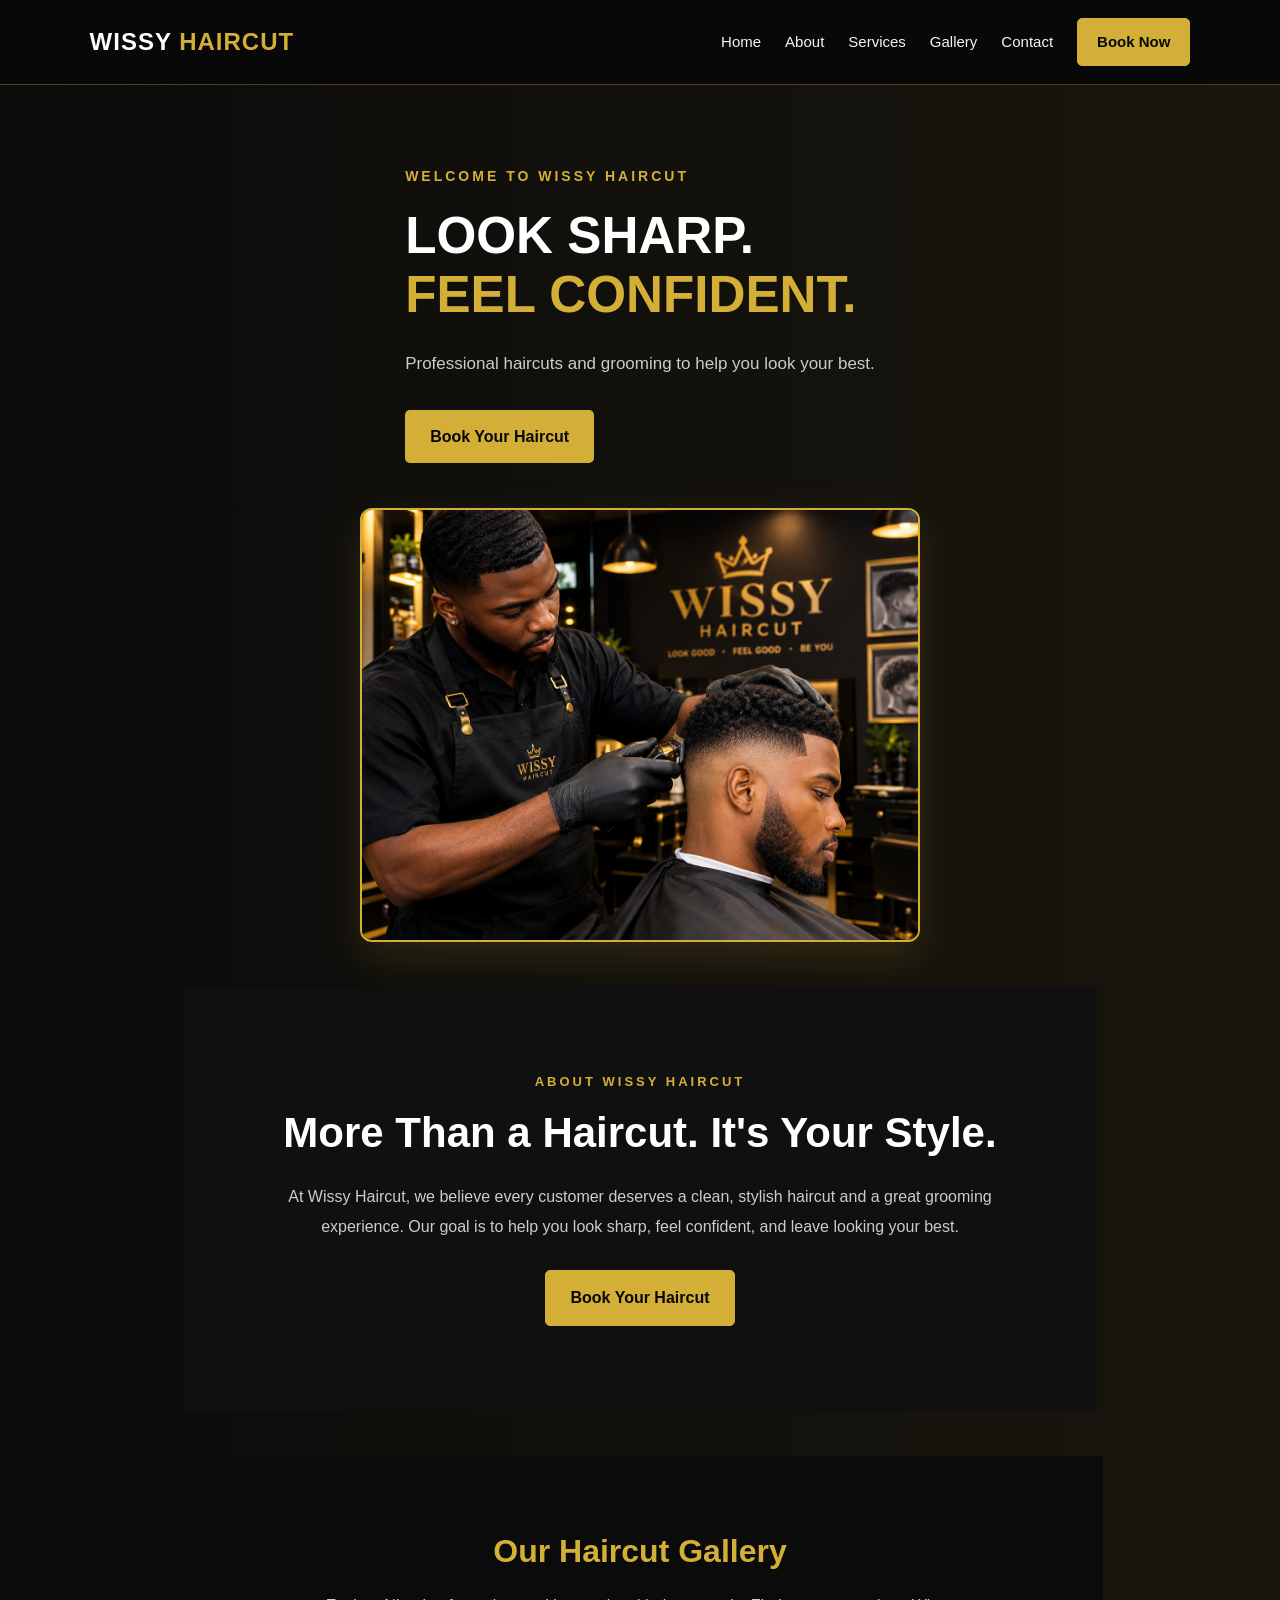
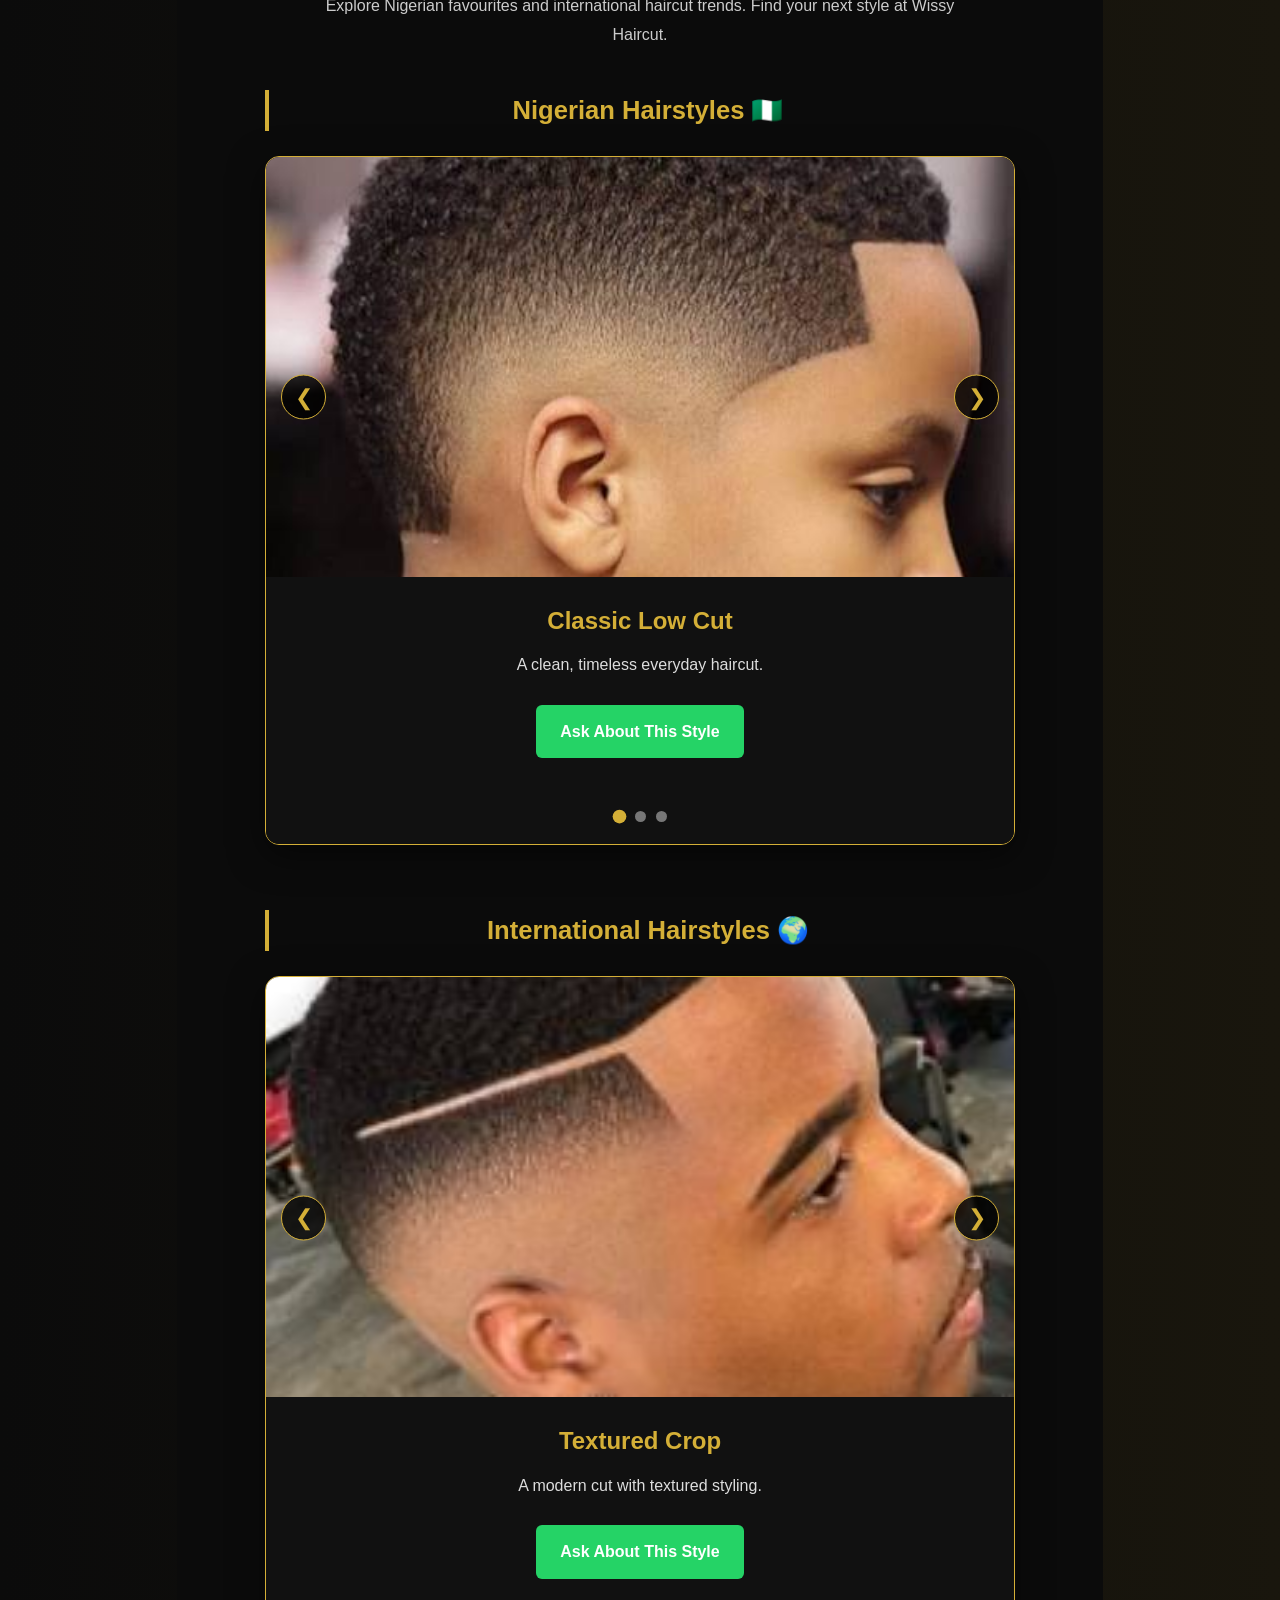
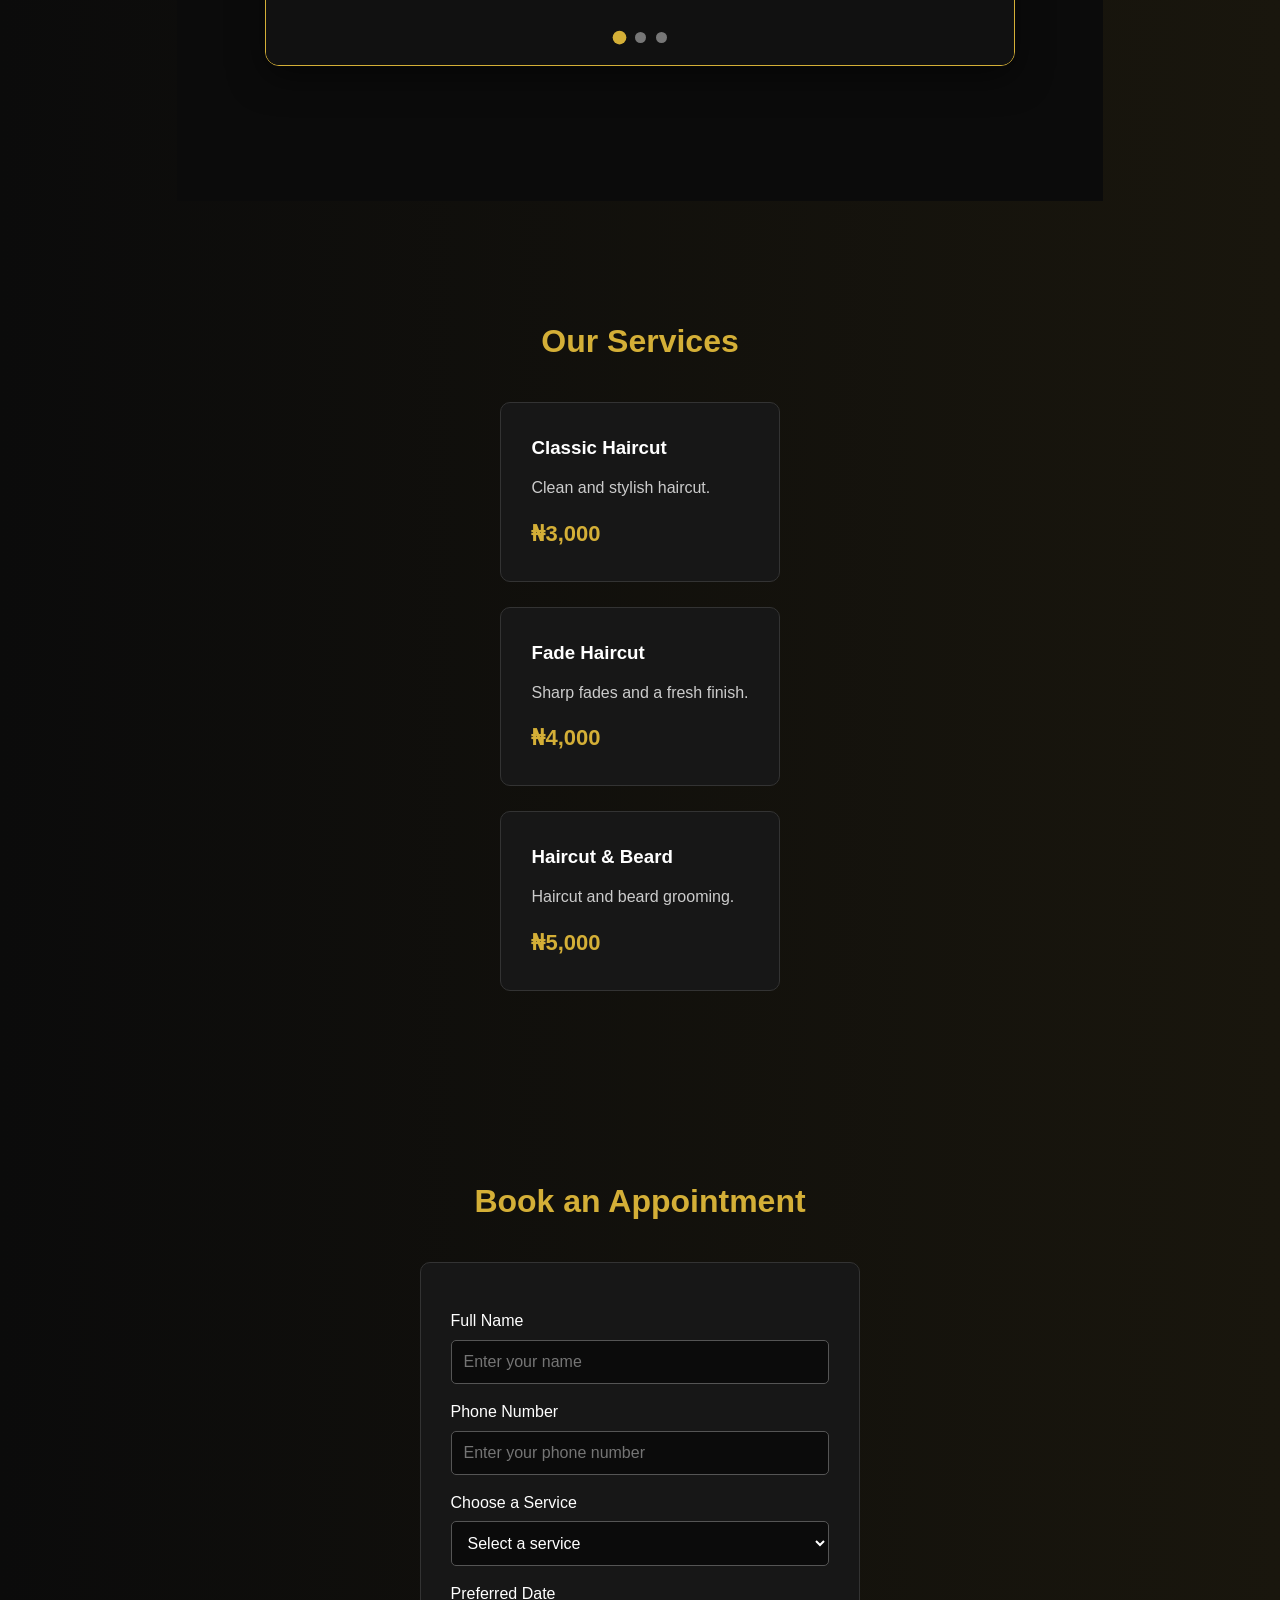
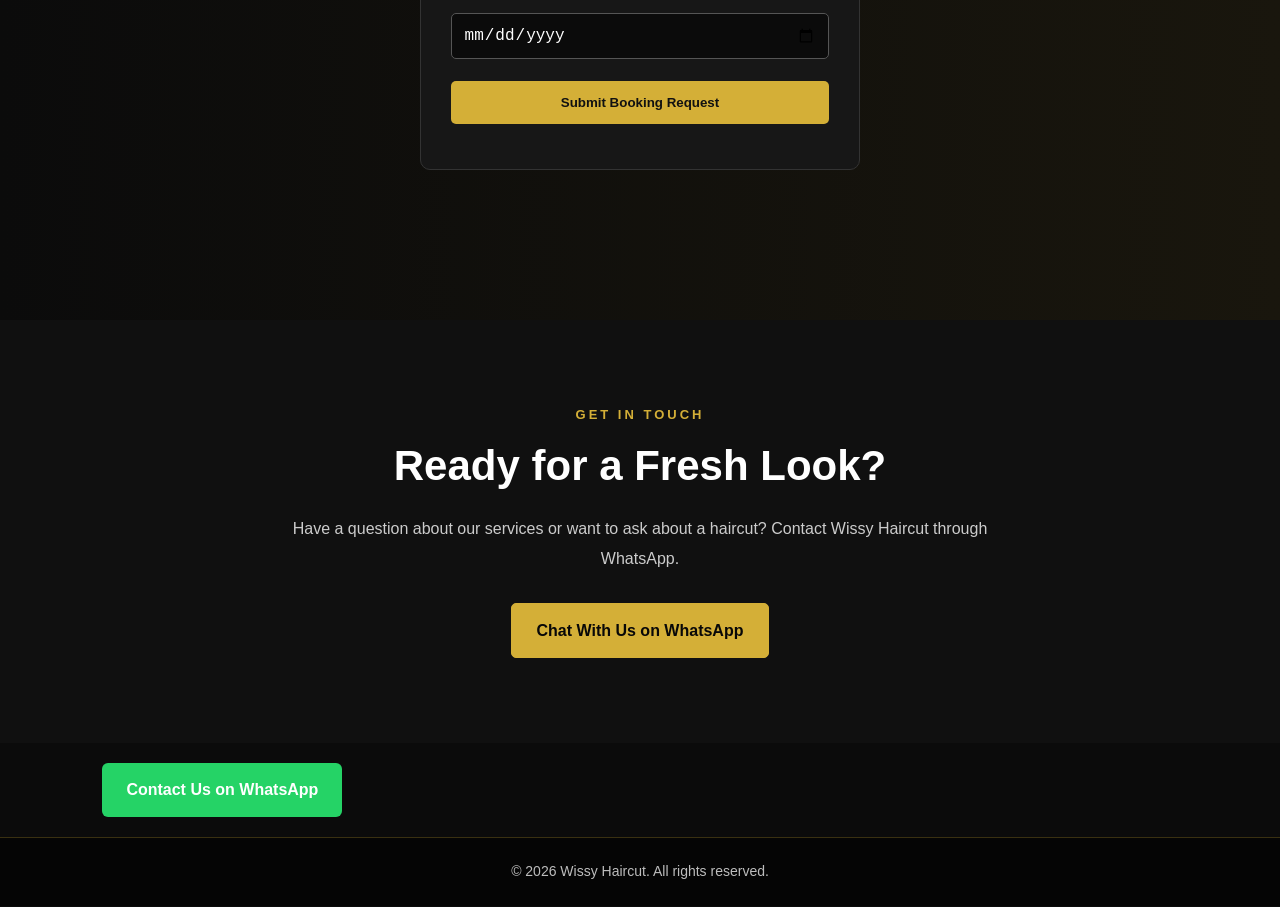
<file: index.html>
<!DOCTYPE html>
<html lang="en">
<head>
    <meta charset="UTF-8">
    <meta name="viewport" content="width=device-width, initial-scale=1.0">
    <title>Wissy Haircut</title>

    <link rel="stylesheet" href="style.css">
    <script src="script.js" defer></script>
</head>

<body>

    <header>
        <h2>WISSY <span>HAIRCUT</span></h2>

    <button
    class="menu-toggle"
    id="menuToggle"
    type="button"
    aria-label="Open navigation menu"
    aria-expanded="false"
    aria-controls="mainNavigation"
>
    <span></span>
    <span></span>
    <span></span>
</button>

<nav id="mainNavigation">
    <a href="index.html">Home</a>
    <a href="about.html">About</a>
    <a href="services.html">Services</a>
    <a href="gallery.html">Gallery</a>
    <a href="index.html#contact">Contact</a>
    <a href="index.html#booking" class="nav-booking">Book Now</a>
</nav>
    </header>

    <main>
        <section id="home" class="hero">


<div class="hero-content">
    <p class="welcome">WELCOME TO WISSY HAIRCUT</p>

    <h1>
        LOOK SHARP.<br>
        <span>FEEL CONFIDENT.</span>
    </h1>

    <p class="hero-description">
        Professional haircuts and grooming
        to help you look your best.
    </p>

    <a href="#booking" class="button">Book Your Haircut</a>
</div>

<div class="hero-image">
    <img
        src="images/barber-hero.png"
        alt="Barber giving a customer a stylish fade haircut"
        fetchpriority="high"
    >
</div>

<!-- ABOUT SECTION -->
<section id="about" class="about-section">
    <div class="about-content">
        <p class="section-label">ABOUT WISSY HAIRCUT</p>

        <h2>More Than a Haircut. It's Your Style.</h2>

        <p>
            At Wissy Haircut, we believe every customer deserves
            a clean, stylish haircut and a great grooming experience.
            Our goal is to help you look sharp, feel confident,
            and leave looking your best.
        </p>

        <a href="#booking" class="button">Book Your Haircut</a>
    </div>  
</section>

<!-- Haircut Gallery -->
<section id="gallery" class="homepage-gallery">
    <h2>Our Haircut Gallery</h2>

    <p class="gallery-intro">
        Explore Nigerian favourites and international haircut trends.
        Find your next style at Wissy Haircut.
    </p>

    <!-- Nigerian Hairstyles Slider -->
    <div class="gallery-category">
        <h3>Nigerian Hairstyles 🇳🇬</h3>

        <div class="haircut-slider" data-slider>
            <div class="slider-track">

                <article class="slider-slide">
                    <img
                        src="images/nigerian-low-cut.jpg"
                        alt="Classic low cut hairstyle"
                    >
                    <div class="slide-content">
                        <h4>Classic Low Cut</h4>
                        <p>A clean, timeless everyday haircut.</p>
                        <a
                            href="https://wa.me/2349015130293?text=Hello%20Wissy%20Haircut%2C%20I%20am%20interested%20in%20the%20Classic%20Low%20Cut"
                            class="whatsapp-button"
                            target="_blank"
                            rel="noopener noreferrer"
                        >Ask About This Style</a>
                    </div>
                </article>

                <article class="slider-slide">
                    <img
                        src="images/nigerian-low-fade.jpg"
                        alt="Low fade haircut with a sharp hairline"
                    >
                    <div class="slide-content">
                        <h4>Low Fade</h4>
                        <p>A fresh fade with a clean finish.</p>
                        <a
                            href="https://wa.me/2349015130293?text=Hello%20Wissy%20Haircut%2C%20I%20am%20interested%20in%20the%20Low%20Fade"
                            class="whatsapp-button"
                            target="_blank"
                            rel="noopener noreferrer"
                        >Ask About This Style</a>
                    </div>
                </article>

                <article class="slider-slide">
                    <img
                        src="images/nigerian-waves.jpg"
                        alt="Men's waves hairstyle"
                    >
                    <div class="slide-content">
                        <h4>Waves</h4>
                        <p>A stylish look with defined waves.</p>
                        <a
                            href="https://wa.me/2349015130293?text=Hello%20Wissy%20Haircut%2C%20I%20am%20interested%20in%20Waves"
                            class="whatsapp-button"
                            target="_blank"
                            rel="noopener noreferrer"
                        >Ask About This Style</a>
                    </div>
                </article>

            </div>

            <button class="slider-arrow slider-prev" type="button"
                aria-label="Previous Nigerian hairstyle">&#10094;</button>
            <button class="slider-arrow slider-next" type="button"
                aria-label="Next Nigerian hairstyle">&#10095;</button>

            <div class="slider-dots" aria-label="Choose a hairstyle slide"></div>
        </div>
    </div>

    <!-- International Hairstyles Slider -->
    <div class="gallery-category">
        <h3>International Hairstyles 🌍</h3>

        <div class="haircut-slider" data-slider>
            <div class="slider-track">

                <article class="slider-slide">
                    <img
                        src="images/international-textured-crop.jpg"
                        alt="Modern textured crop haircut"
                    >
                    <div class="slide-content">
                        <h4>Textured Crop</h4>
                        <p>A modern cut with textured styling.</p>
                        <a
                            href="https://wa.me/2349015130293?text=Hello%20Wissy%20Haircut%2C%20I%20am%20interested%20in%20the%20Textured%20Crop"
                            class="whatsapp-button"
                            target="_blank"
                            rel="noopener noreferrer"
                        >Ask About This Style</a>
                    </div>
                </article>

                <article class="slider-slide">
                    <img
                        src="images/international-pompadour.jpg"
                        alt="Modern pompadour hairstyle"
                    >
                    <div class="slide-content">
                        <h4>Pompadour</h4>
                        <p>A classic style with extra volume.</p>
                        <a
                            href="https://wa.me/2349015130293?text=Hello%20Wissy%20Haircut%2C%20I%20am%20interested%20in%20the%20Pompadour"
                            class="whatsapp-button"
                            target="_blank"
                            rel="noopener noreferrer"
                        >Ask About This Style</a>
                    </div>
                </article>

                <article class="slider-slide">
                    <img
                        src="images/international-burst-fade.jpg"
                        alt="Modern burst fade haircut"
                    >
                    <div class="slide-content">
                        <h4>Burst Fade</h4>
                        <p>A modern fade with a distinctive shape.</p>
                        <a
                            href="https://wa.me/2349015130293?text=Hello%20Wissy%20Haircut%2C%20I%20am%20interested%20in%20the%20Burst%20Fade"
                            class="whatsapp-button"
                            target="_blank"
                            rel="noopener noreferrer"
                        >Ask About This Style</a>
                    </div>
                </article>

            </div>

            <button class="slider-arrow slider-prev" type="button"
                aria-label="Previous international hairstyle">&#10094;</button>
            <button class="slider-arrow slider-next" type="button"
                aria-label="Next international hairstyle">&#10095;</button>

            <div class="slider-dots" aria-label="Choose a hairstyle slide"></div>
        </div>
    </div>
</section>
        <section id="services">
            <h2>Our Services</h2>

            <div class="services">
                <article>
                    <h3>Classic Haircut</h3>
                    <p>Clean and stylish haircut.</p>
                    <p class="price">₦3,000</p>
                </article>

                <article>
                    <h3>Fade Haircut</h3>
                    <p>Sharp fades and a fresh finish.</p>
                    <p class="price">₦4,000</p>
                </article>

                <article>
                    <h3>Haircut & Beard</h3>
                    <p>Haircut and beard grooming.</p>
                    <p class="price">₦5,000</p>
                </article>
            </div>
        </section>

        <section id="booking">
            <h2>Book an Appointment</h2>

            <form id="bookingForm">
                <label for="customerName">Full Name</label>
<input
    type="text"
    id="customerName"
    name="customerName"
    autocomplete="name"
    required
    placeholder="Enter your name"
>

<label for="phone">Phone Number</label>
<input
    type="tel"
    id="phone"
    name="phone"
    autocomplete="tel"
    required
    placeholder="Enter your phone number"
>

                <label for="service">Choose a Service</label>
                <select id="service" required>
                    <option value="">Select a service</option>
                    <option value="Classic Haircut">Classic Haircut</option>
                    <option value="Fade Haircut">Fade Haircut</option>
                    <option value="Haircut & Beard">Haircut & Beard</option>
                </select>

                <label for="date">Preferred Date</label>
                <input type="date" id="date" required>

                <button type="submit">Submit Booking Request</button>

                <p id="formMessage"></p>
            </form>
        </section>
    </main>
<!-- CONTACT SECTION -->
<section id="contact" class="contact-section">
    <div class="contact-content">
        <p class="section-label">GET IN TOUCH</p>

        <h2>Ready for a Fresh Look?</h2>

        <p>
            Have a question about our services or want to ask
            about a haircut? Contact Wissy Haircut through WhatsApp.
        </p>

        <a
            href="https://wa.me/2349015130293"
            class="button"
            target="_blank"
            rel="noopener noreferrer"
        >
            Chat With Us on WhatsApp
        </a>
    </div>
</section>
<a
    href="https://wa.me/2349015130293"
    class="whatsapp-button"
    target="_blank"
    rel="noopener noreferrer"
>
    Contact Us on WhatsApp
</a>
    <footer>
        <p>&copy; 2026 Wissy Haircut. All rights reserved.</p>
    </footer>

</body>
</html>
</file>
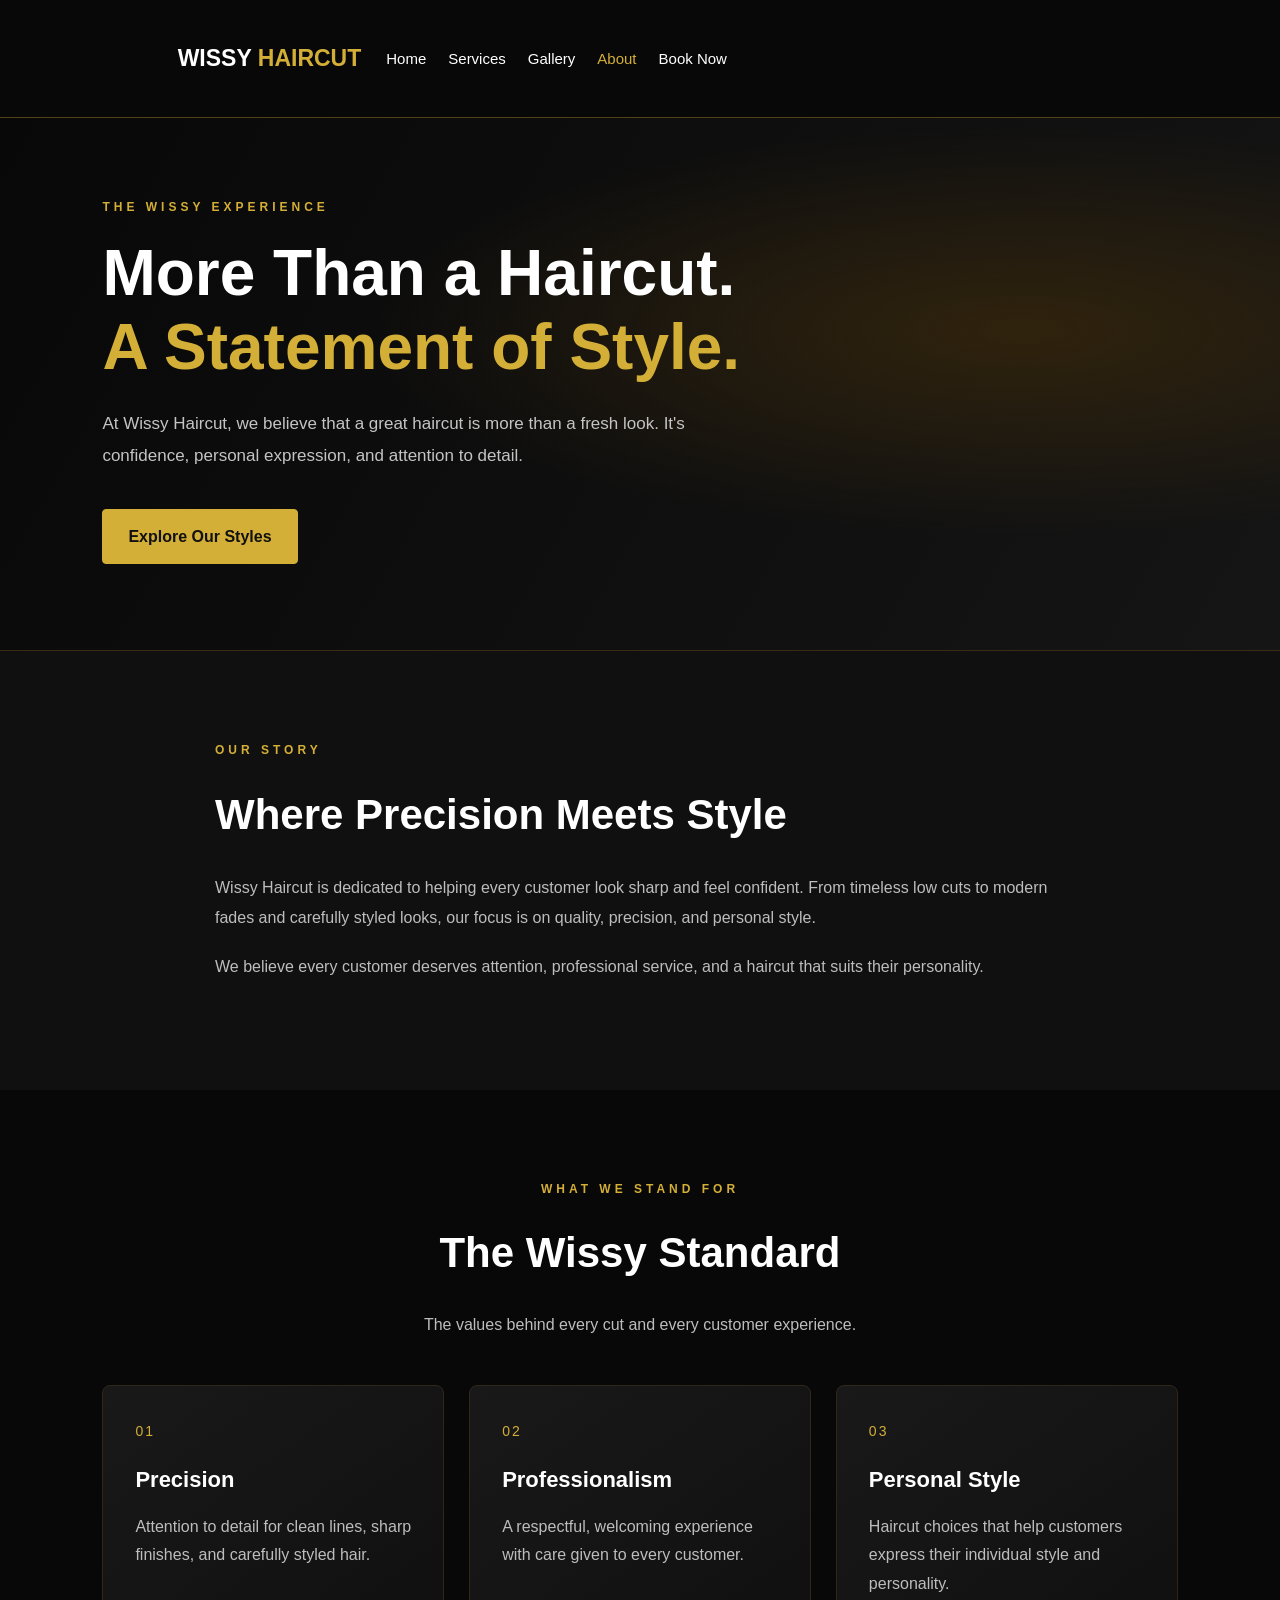
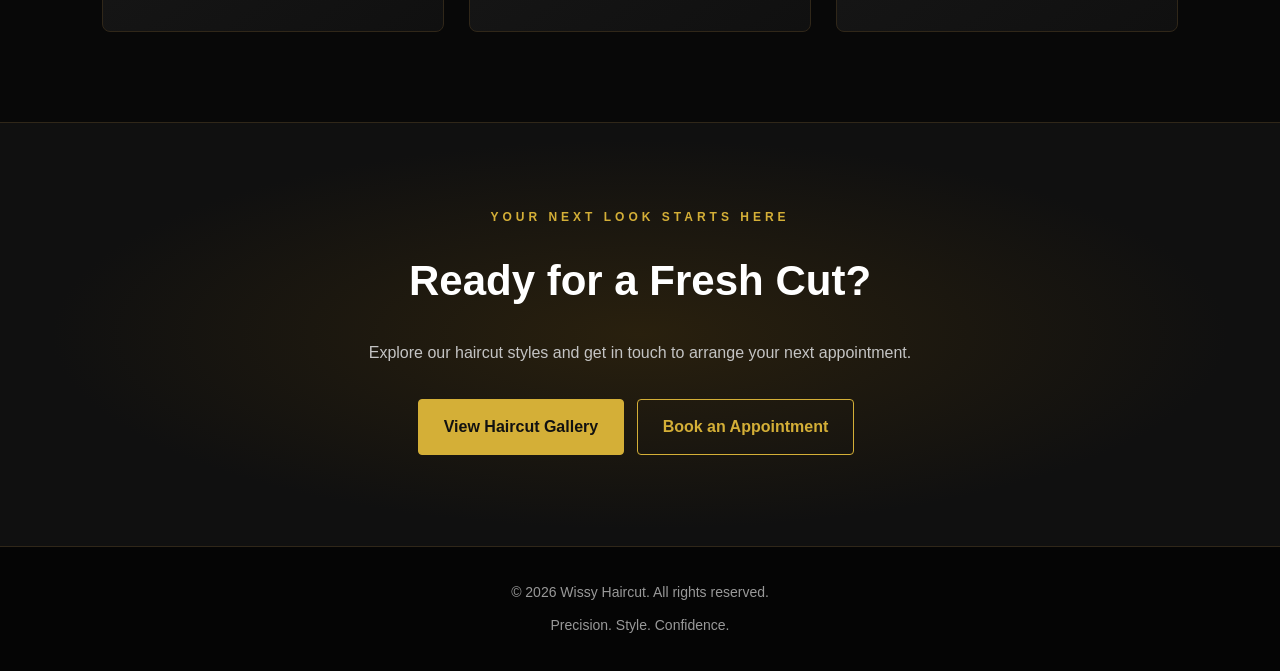
<file: about.html>
<!DOCTYPE html>
<html lang="en">
<head>
    <meta charset="UTF-8">
    <meta name="viewport" content="width=device-width, initial-scale=1.0">

    <title>About Us | Wissy Haircut</title>

    <meta name="description"
        content="Discover Wissy Haircut, where precision barbering, personal style, and professional grooming come together.">

    <link rel="stylesheet" href="style.css">
</head>

<body>

    <!-- Navigation -->
    <header class="site-header">
        <nav class="navbar">
            <a href="index.html" class="logo">
                WISSY <span>HAIRCUT</span>
            </a>

            <ul class="nav-links">
                <li><a href="index.html">Home</a></li>
                <li><a href="services.html">Services</a></li>
                <li><a href="gallery.html">Gallery</a></li>
                <li><a href="about.html" class="active">About</a></li>
                <li><a href="index.html#bookingForm" class="nav-book">Book Now</a></li>
            </ul>
        </nav>
    </header>


    <!-- About Hero -->
    <main>

        <section class="about-hero">
            <div class="about-hero-content">

                <p class="gold-label">THE WISSY EXPERIENCE</p>

                <h1>More Than a Haircut.<br>
                    <span>A Statement of Style.</span>
                </h1>

                <p>
                    At Wissy Haircut, we believe that a great haircut
                    is more than a fresh look. It's confidence,
                    personal expression, and attention to detail.
                </p>

                <a href="gallery.html" class="gold-button">
                    Explore Our Styles
                </a>

            </div>
        </section>


        <!-- Our Story -->
        <section class="about-story">

            <div class="about-story-content">

                <p class="gold-label">OUR STORY</p>

                <h2>Where Precision Meets Style</h2>

                <p>
                    Wissy Haircut is dedicated to helping every customer
                    look sharp and feel confident. From timeless low cuts
                    to modern fades and carefully styled looks, our focus
                    is on quality, precision, and personal style.
                </p>

                <p>
                    We believe every customer deserves attention,
                    professional service, and a haircut that suits
                    their personality.
                </p>

            </div>

        </section>


        <!-- Our Values -->
        <section class="about-values">

            <div class="section-heading">
                <p class="gold-label">WHAT WE STAND FOR</p>
                <h2>The Wissy Standard</h2>
                <p>
                    The values behind every cut and every customer experience.
                </p>
            </div>

            <div class="values-grid">

                <article class="value-card">
                    <span class="value-number">01</span>
                    <h3>Precision</h3>
                    <p>
                        Attention to detail for clean lines,
                        sharp finishes, and carefully styled hair.
                    </p>
                </article>

                <article class="value-card">
                    <span class="value-number">02</span>
                    <h3>Professionalism</h3>
                    <p>
                        A respectful, welcoming experience with
                        care given to every customer.
                    </p>
                </article>

                <article class="value-card">
                    <span class="value-number">03</span>
                    <h3>Personal Style</h3>
                    <p>
                        Haircut choices that help customers express
                        their individual style and personality.
                    </p>
                </article>

            </div>

        </section>


        <!-- Call to Action -->
        <section class="about-cta">

            <p class="gold-label">YOUR NEXT LOOK STARTS HERE</p>

            <h2>Ready for a Fresh Cut?</h2>

            <p>
                Explore our haircut styles and get in touch
                to arrange your next appointment.
            </p>

            <a href="gallery.html" class="gold-button">
                View Haircut Gallery
            </a>

            <a href="index.html#bookingForm" class="outline-button">
                Book an Appointment
            </a>

        </section>

    </main>


    <!-- Footer -->
    <footer class="site-footer">
        <p>&copy; 2026 Wissy Haircut. All rights reserved.</p>
        <p>Precision. Style. Confidence.</p>
    </footer>

    <script src="script.js"></script>

</body>
</html>
</file>
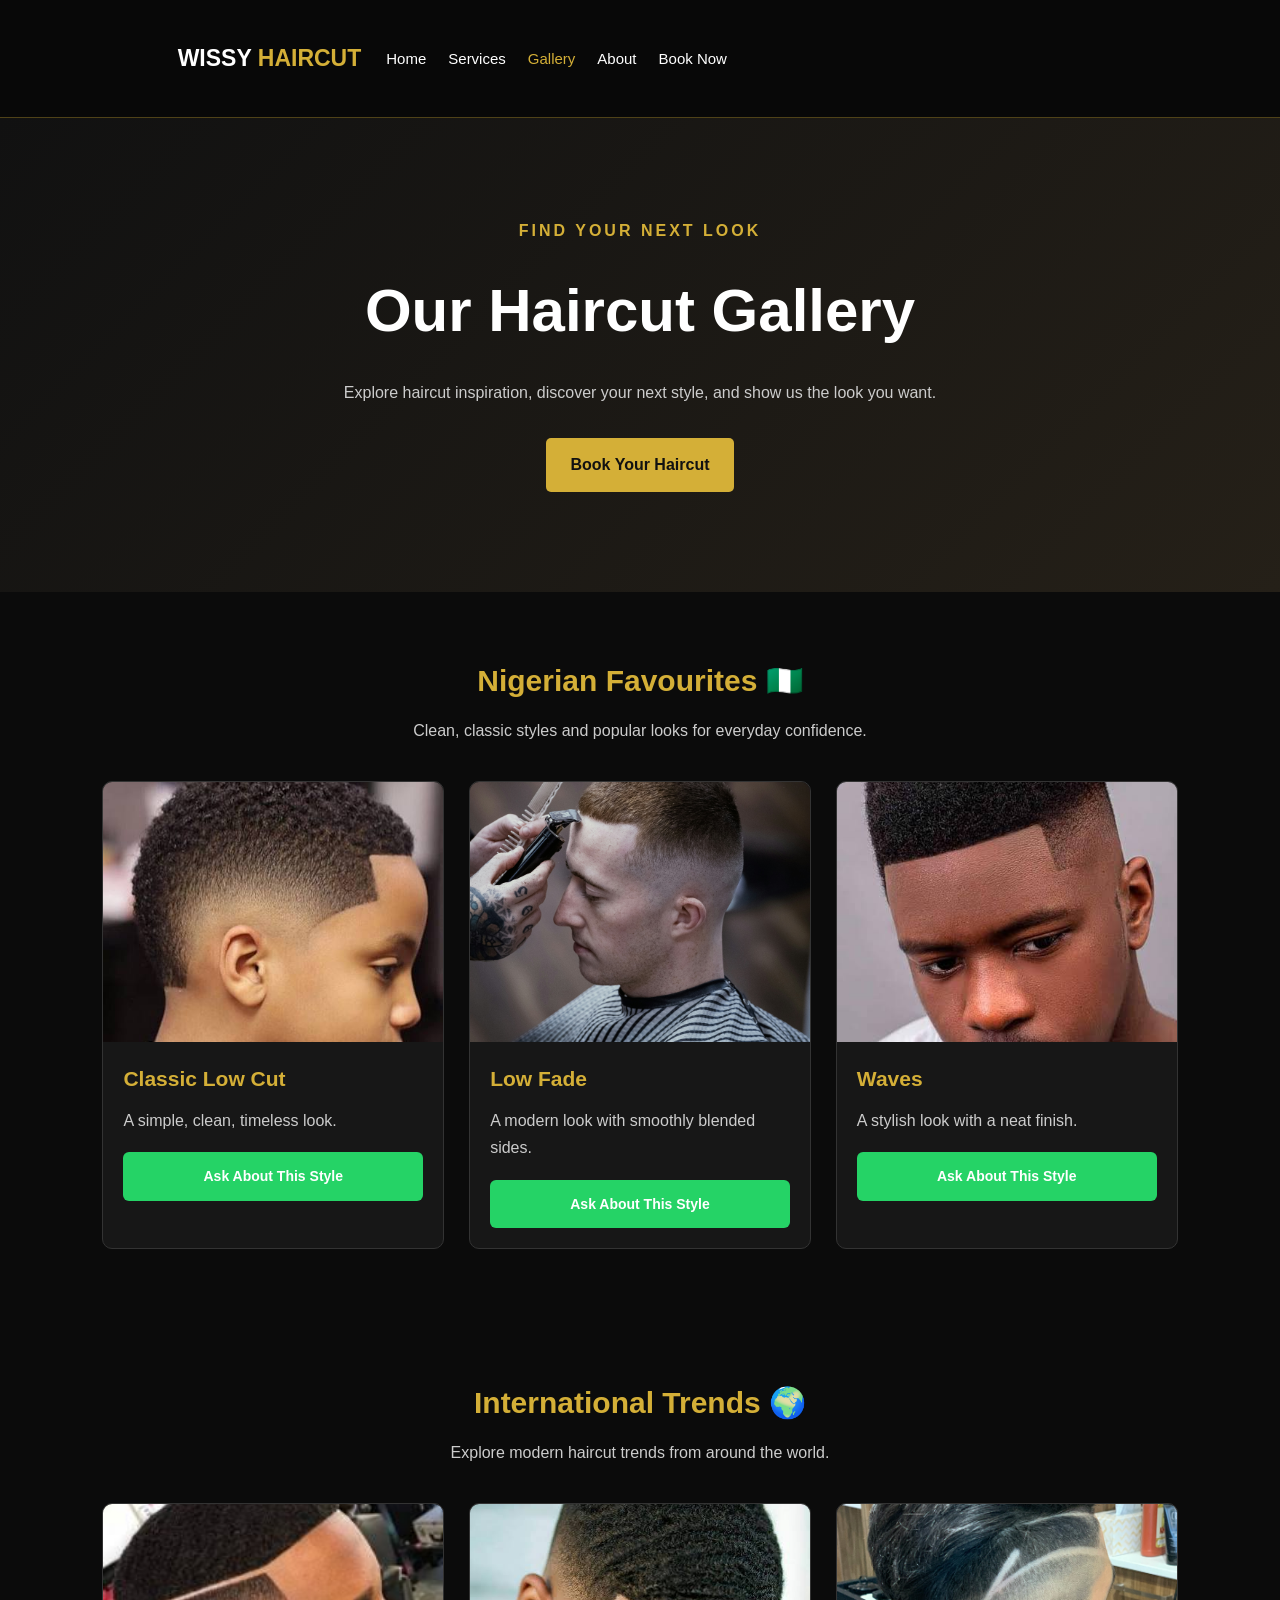
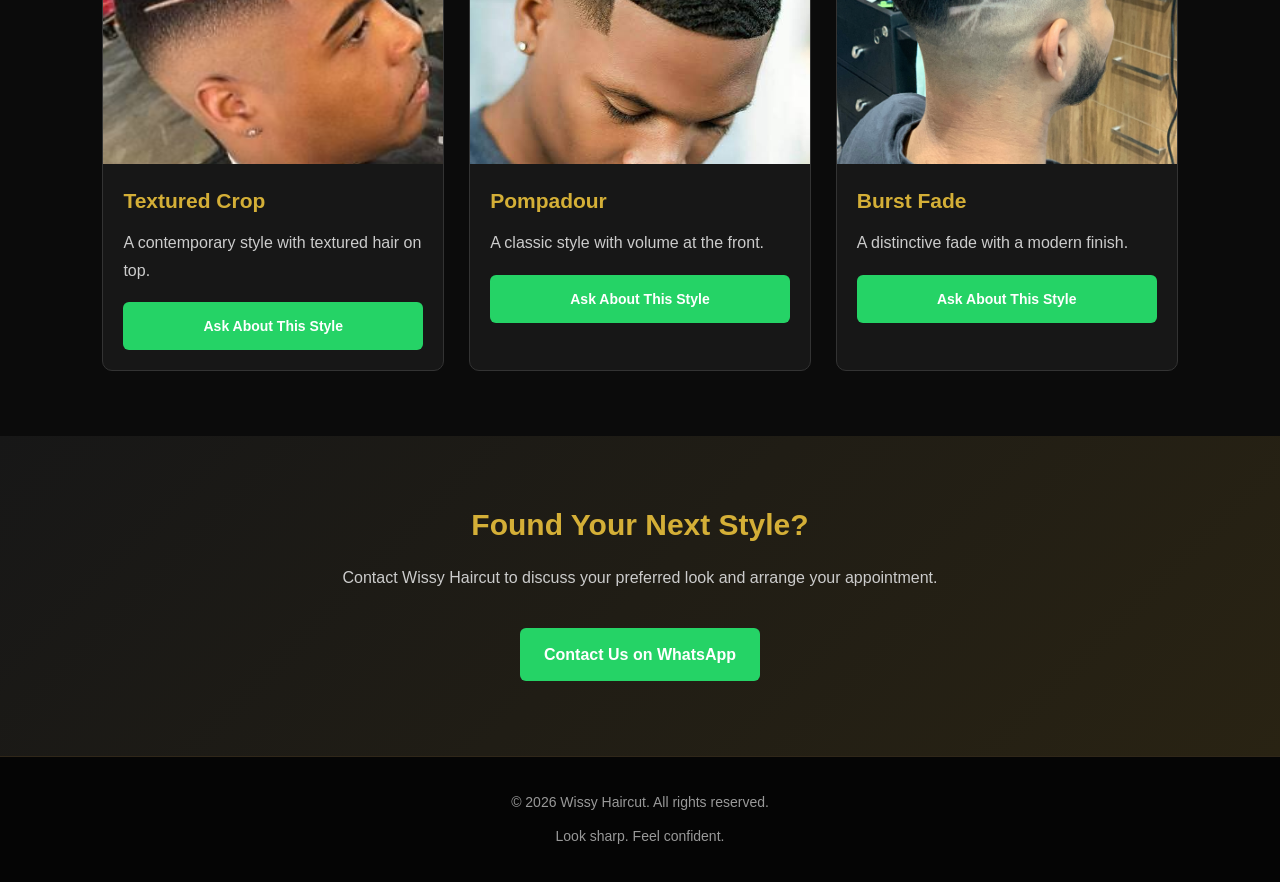
<file: gallery.html>
<!DOCTYPE html>
<html lang="en">
<head>
    <meta charset="UTF-8">
    <meta name="viewport" content="width=device-width, initial-scale=1.0">

    <title>Haircut Gallery | Wissy Haircut</title>

    <meta name="description" content="Explore haircut inspiration at Wissy Haircut, from Nigerian favourites to international hairstyle trends. Contact us on WhatsApp to book your haircut.">

    <link rel="stylesheet" href="style.css">
    <script src="script.js" defer></script>
</head>

<body>
    <header>
        <nav class="navbar">
            <a href="index.html" class="logo">WISSY <span>HAIRCUT</span></a>

            <ul class="nav-links">
                <li><a href="index.html">Home</a></li>
                <li><a href="services.html">Services</a></li>
                <li><a href="gallery.html" class="active" aria-current="page">Gallery</a></li>
                <li><a href="about.html">About</a></li>
                <li>
                    <a href="https://wa.me/2349015130293?text=Hello%20Wissy%20Haircut%2C%20I%20would%20like%20to%20book%20a%20haircut."
                       target="_blank"
                       rel="noopener noreferrer">Book Now</a>
                </li>
            </ul>
        </nav>
    </header>

    <main>
        <section class="page-hero">
            <p class="eyebrow">FIND YOUR NEXT LOOK</p>

            <h1>Our Haircut Gallery</h1>

            <p>
                Explore haircut inspiration, discover your next style,
                and show us the look you want.
            </p>

            <a href="https://wa.me/2349015130293?text=Hello%20Wissy%20Haircut%2C%20I%20would%20like%20to%20book%20a%20haircut."
               class="primary-button"
               target="_blank"
               rel="noopener noreferrer">Book Your Haircut</a>
        </section>

        <section class="gallery-page-section">
            <h2>Nigerian Favourites 🇳🇬</h2>

            <p class="section-intro">
                Clean, classic styles and popular looks for everyday confidence.
            </p>

            <div class="gallery-grid">
                <article class="gallery-card">
                    <img src="images/nigerian-low-cut.jpg"
                         alt="Classic low-cut hairstyle"
                         loading="lazy">

                    <div class="gallery-card-content">
                        <h3>Classic Low Cut</h3>
                        <p>A simple, clean, timeless look.</p>

                        <a href="https://wa.me/2349015130293?text=Hello%20Wissy%20Haircut%2C%20I%20am%20interested%20in%20the%20Classic%20Low%20Cut."
                           class="whatsapp-button"
                           target="_blank"
                           rel="noopener noreferrer">Ask About This Style</a>
                    </div>
                </article>

                <article class="gallery-card">
                    <img src="images/nigerian-low-fade.jpg"
                         alt="Low-fade haircut inspiration"
                         loading="lazy">

                    <div class="gallery-card-content">
                        <h3>Low Fade</h3>
                        <p>A modern look with smoothly blended sides.</p>

                        <a href="https://wa.me/2349015130293?text=Hello%20Wissy%20Haircut%2C%20I%20am%20interested%20in%20the%20Low%20Fade."
                           class="whatsapp-button"
                           target="_blank"
                           rel="noopener noreferrer">Ask About This Style</a>
                    </div>
                </article>

                <article class="gallery-card">
                    <img src="images/nigerian-waves.jpg"
                         alt="Waves hairstyle inspiration"
                         loading="lazy">

                    <div class="gallery-card-content">
                        <h3>Waves</h3>
                        <p>A stylish look with a neat finish.</p>

                        <a href="https://wa.me/2349015130293?text=Hello%20Wissy%20Haircut%2C%20I%20am%20interested%20in%20the%20Waves%20style."
                           class="whatsapp-button"
                           target="_blank"
                           rel="noopener noreferrer">Ask About This Style</a>
                    </div>
                </article>
            </div>
        </section>

        <section class="gallery-page-section">
            <h2>International Trends 🌍</h2>

            <p class="section-intro">
                Explore modern haircut trends from around the world.
            </p>

            <div class="gallery-grid">
                <article class="gallery-card">
                    <img src="images/international-textured-crop.jpg"
                         alt="Textured crop haircut inspiration"
                         loading="lazy">

                    <div class="gallery-card-content">
                        <h3>Textured Crop</h3>
                        <p>A contemporary style with textured hair on top.</p>

                        <a href="https://wa.me/2349015130293?text=Hello%20Wissy%20Haircut%2C%20I%20am%20interested%20in%20the%20Textured%20Crop."
                           class="whatsapp-button"
                           target="_blank"
                           rel="noopener noreferrer">Ask About This Style</a>
                    </div>
                </article>

                <article class="gallery-card">
                    <img src="images/international-pompadour.jpg"
                         alt="Pompadour haircut inspiration"
                         loading="lazy">

                    <div class="gallery-card-content">
                        <h3>Pompadour</h3>
                        <p>A classic style with volume at the front.</p>

                        <a href="https://wa.me/2349015130293?text=Hello%20Wissy%20Haircut%2C%20I%20am%20interested%20in%20the%20Pompadour."
                           class="whatsapp-button"
                           target="_blank"
                           rel="noopener noreferrer">Ask About This Style</a>
                    </div>
                </article>

                <article class="gallery-card">
                    <img src="images/international-burst-fade.jpg"
                         alt="Burst fade haircut inspiration"
                         loading="lazy">

                    <div class="gallery-card-content">
                        <h3>Burst Fade</h3>
                        <p>A distinctive fade with a modern finish.</p>

                        <a href="https://wa.me/2349015130293?text=Hello%20Wissy%20Haircut%2C%20I%20am%20interested%20in%20the%20Burst%20Fade."
                           class="whatsapp-button"
                           target="_blank"
                           rel="noopener noreferrer">Ask About This Style</a>
                    </div>
                </article>
            </div>
        </section>

        <section class="gallery-cta">
            <h2>Found Your Next Style?</h2>

            <p>
                Contact Wissy Haircut to discuss your preferred look
                and arrange your appointment.
            </p>

            <a href="https://wa.me/2349015130293?text=Hello%20Wissy%20Haircut%2C%20I%20would%20like%20to%20book%20a%20haircut."
               class="whatsapp-button"
               target="_blank"
               rel="noopener noreferrer">Contact Us on WhatsApp</a>
        </section>
    </main>

    <footer class="site-footer">
        <p>&copy; 2026 Wissy Haircut. All rights reserved.</p>
        <p>Look sharp. Feel confident.</p>
    </footer>
</body>
</html>
</file>
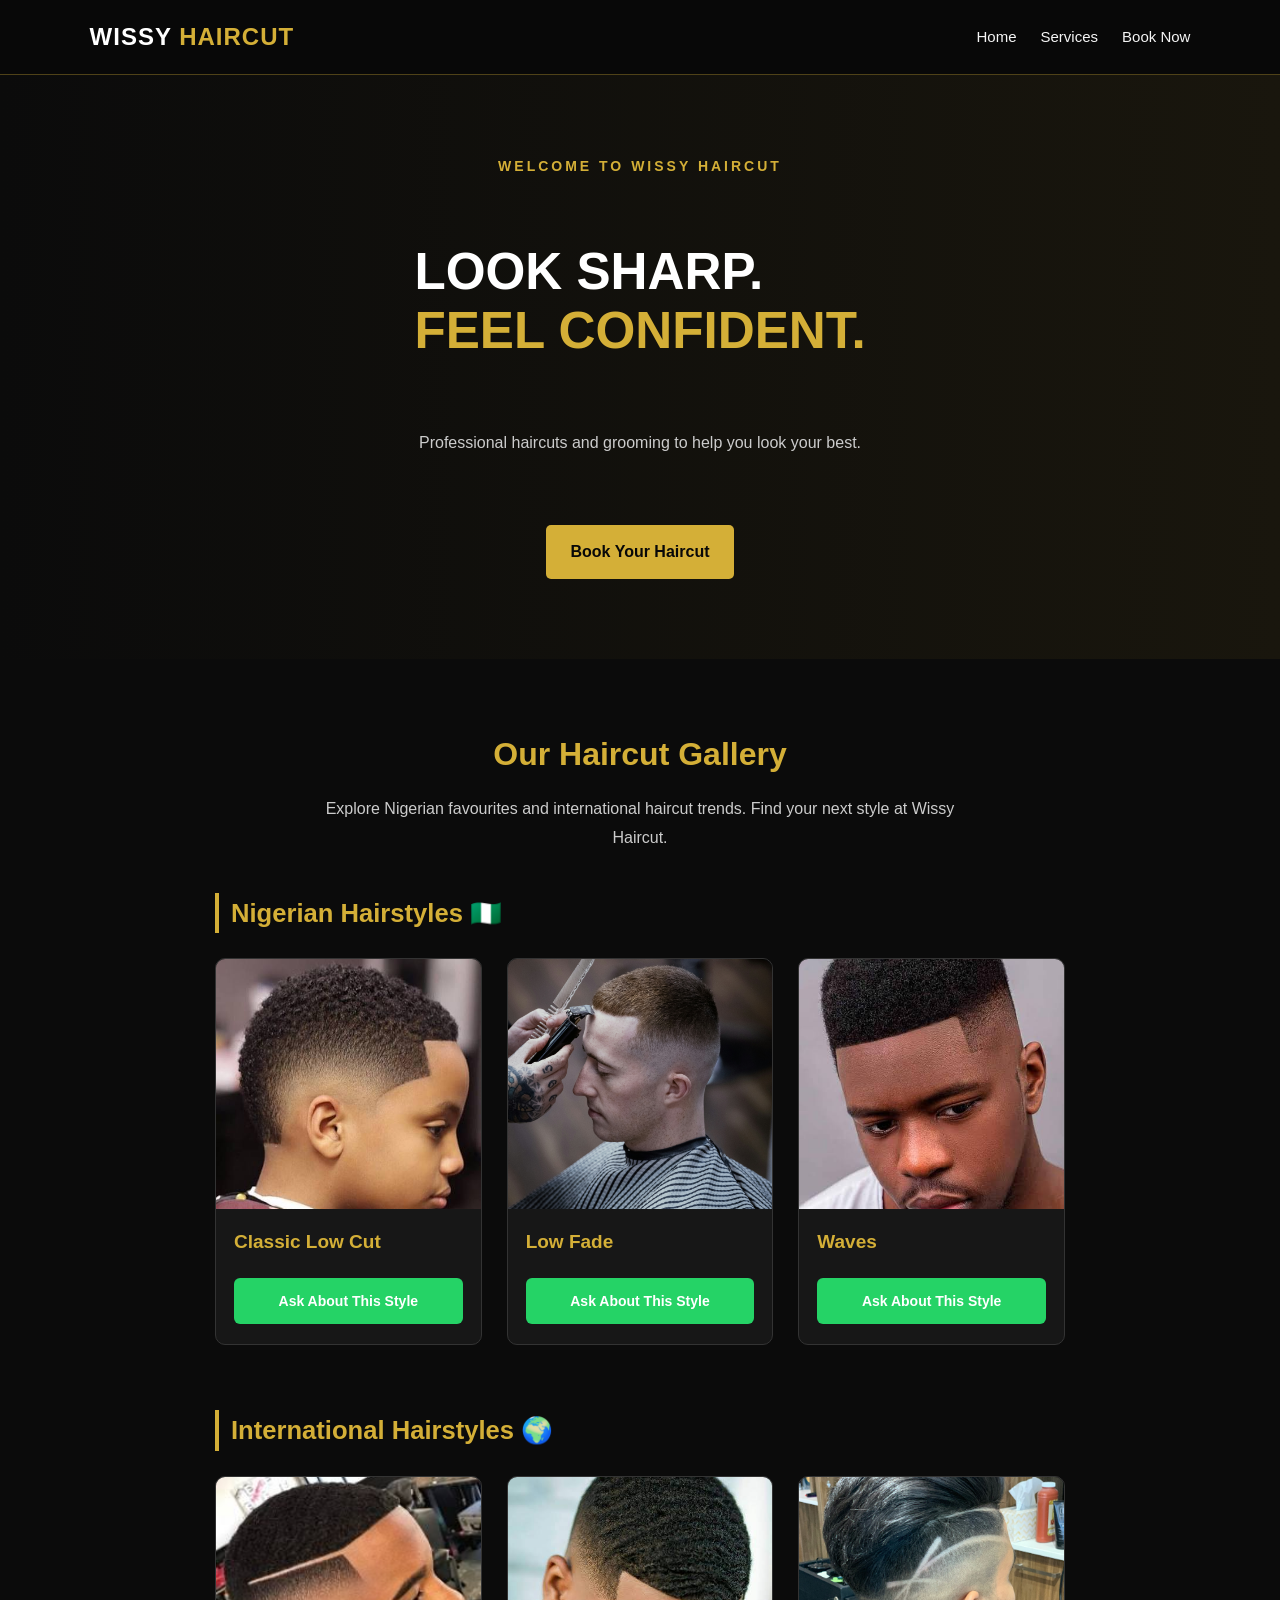
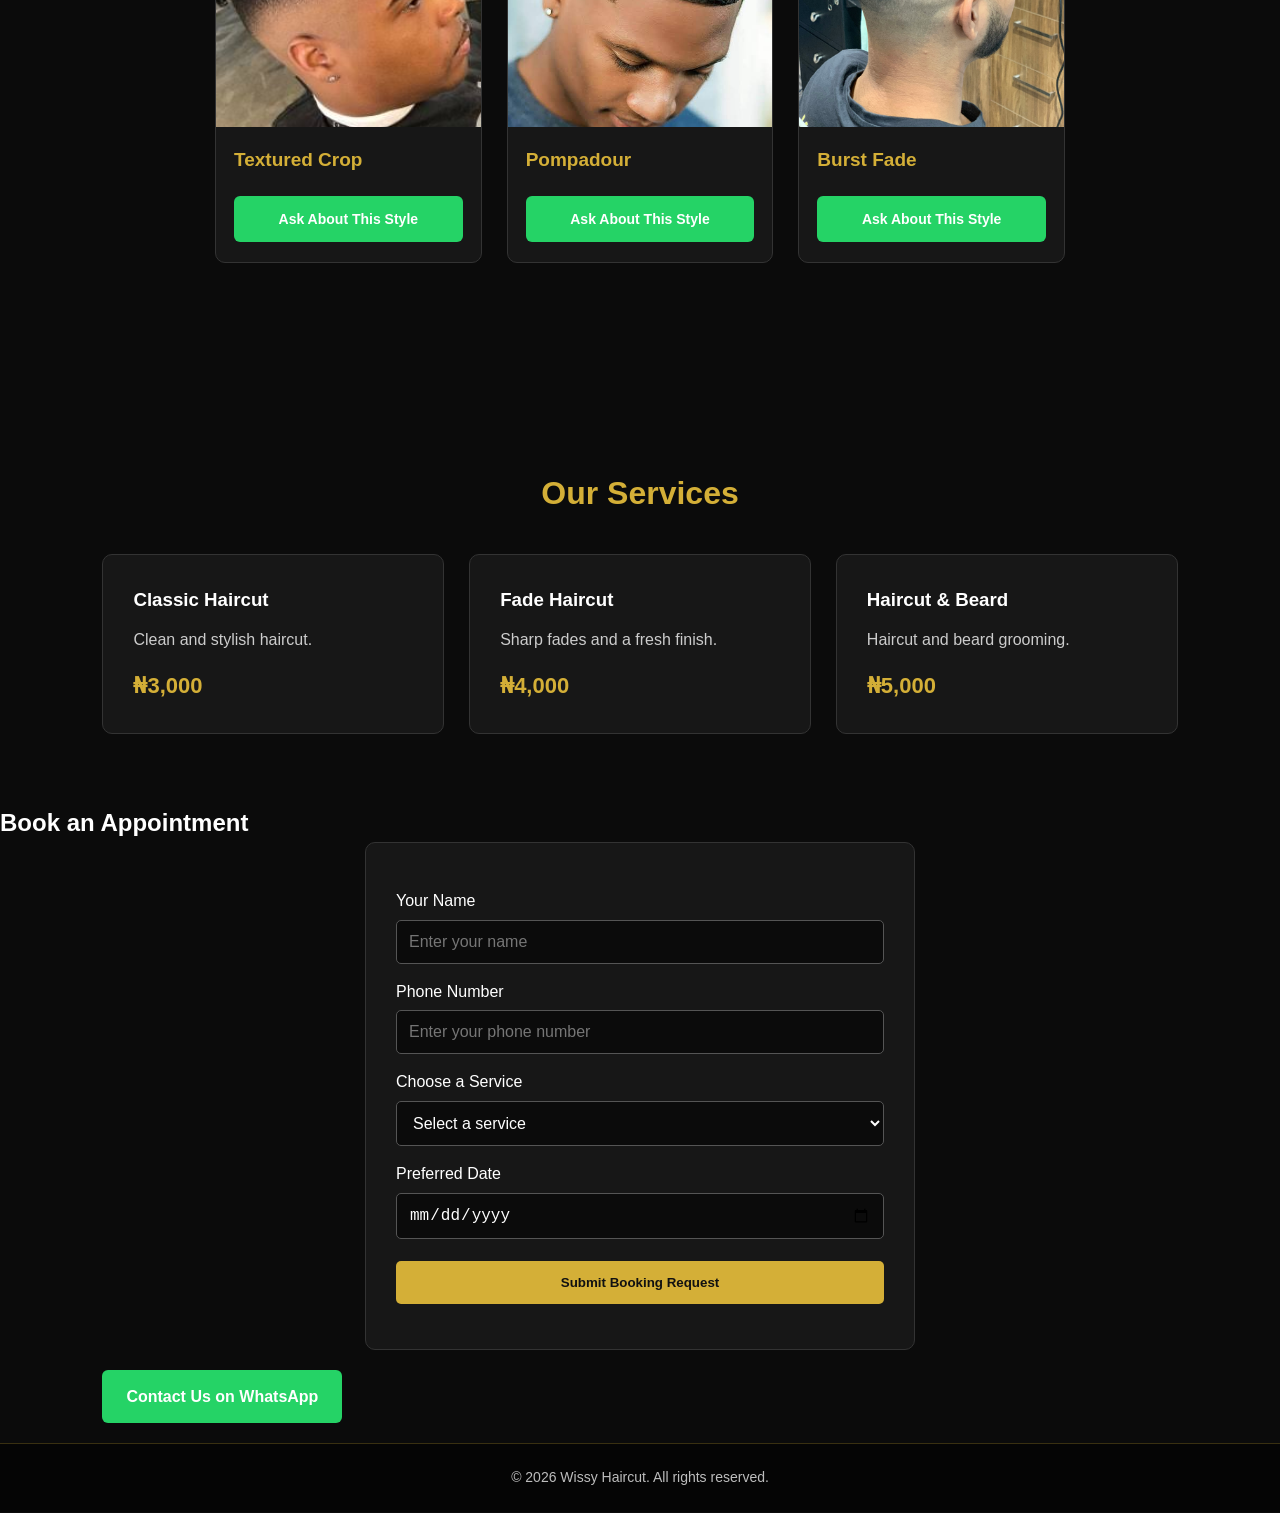
<file: index-backup.html>
<!DOCTYPE html>
<html lang="en">
<head>
    <meta charset="UTF-8">
    <meta name="viewport" content="width=device-width, initial-scale=1.0">
    <title>Wissy Haircut</title>

    <link rel="stylesheet" href="style.css">
    <script src="script.js" defer></script>
</head>

<body>

    <header>
        <h2>WISSY <span>HAIRCUT</span></h2>

        <nav>
            <a href="#home">Home</a>
            <a href="#services">Services</a>
            <a href="#booking">Book Now</a>
        </nav>
    </header>

    <main>
        <section id="home" class="hero">
            <p class="welcome">WELCOME TO WISSY HAIRCUT</p>

            <h1>LOOK SHARP.<br>
                <span>FEEL CONFIDENT.</span>
            </h1>

            <p>
                Professional haircuts and grooming
                to help you look your best.
            </p>

            <a href="#booking" class="button">Book Your Haircut</a>
        </section>
<!-- Haircut Gallery -->
<section id="gallery">
    <h2>Our Haircut Gallery</h2>

    <p class="gallery-intro">
        Explore Nigerian favourites and international haircut trends.
        Find your next style at Wissy Haircut.
    </p>

    <!-- Nigerian Hairstyles -->
    <div class="gallery-category">
        <h3>Nigerian Hairstyles 🇳🇬</h3>

        <div class="gallery-grid">

            <article class="gallery-card">
                <img
                    src="images/nigerian-low-cut.jpg"
                    alt="Classic low cut hairstyle"
                    loading="lazy"
                >
                <h4>Classic Low Cut</h4>
                <a
                    href="https://wa.me/2348012345678?text=Hello%20Wissy%20Haircut%2C%20I%20am%20interested%20in%20the%20Classic%20Low%20Cut."
                    class="whatsapp-button"
                    target="_blank"
                    rel="noopener noreferrer"
                >
                    Ask About This Style
                </a>
            </article>

            <article class="gallery-card">
                <img
                    src="images/nigerian-low-fade.jpg"
                    alt="Low fade haircut with a sharp hairline"
                    loading="lazy"
                >
                <h4>Low Fade</h4>
                <a
                    href="https://wa.me/2348012345678?text=Hello%20Wissy%20Haircut%2C%20I%20am%20interested%20in%20the%20Low%20Fade."
                    class="whatsapp-button"
                    target="_blank"
                    rel="noopener noreferrer"
                >
                    Ask About This Style
                </a>
            </article>

            <article class="gallery-card">
                <img
                    src="images/nigerian-waves.jpg"
                    alt="Men's waves hairstyle"
                    loading="lazy"
                >
                <h4>Waves</h4>
                <a
                    href="https://wa.me/2348012345678?text=Hello%20Wissy%20Haircut%2C%20I%20am%20interested%20in%20the%20Waves%20haircut."
                    class="whatsapp-button"
                    target="_blank"
                    rel="noopener noreferrer"
                >
                    Ask About This Style
                </a>
            </article>

        </div>
    </div>

    <!-- International Hairstyles -->
    <div class="gallery-category">
        <h3>International Hairstyles 🌍</h3>

        <div class="gallery-grid">

            <article class="gallery-card">
                <img
                    src="images/international-textured-crop.jpg"
                    alt="Modern textured crop haircut"
                    loading="lazy"
                >
                <h4>Textured Crop</h4>
                <a
                    href="https://wa.me/2348012345678?text=Hello%20Wissy%20Haircut%2C%20I%20am%20interested%20in%20the%20Textured%20Crop."
                    class="whatsapp-button"
                    target="_blank"
                    rel="noopener noreferrer"
                >
                    Ask About This Style
                </a>
            </article>

            <article class="gallery-card">
                <img
                    src="images/international-pompadour.jpg"
                    alt="Modern pompadour hairstyle"
                    loading="lazy"
                >
                <h4>Pompadour</h4>
                <a
                    href="https://wa.me/2348012345678?text=Hello%20Wissy%20Haircut%2C%20I%20am%20interested%20in%20the%20Pompadour."
                    class="whatsapp-button"
                    target="_blank"
                    rel="noopener noreferrer"
                >
                    Ask About This Style
                </a>
            </article>

            <article class="gallery-card">
                <img
                    src="images/international-burst-fade.jpg"
                    alt="Modern burst fade haircut"
                    loading="lazy"
                >
                <h4>Burst Fade</h4>
                <a
                    href="https://wa.me/2348012345678?text=Hello%20Wissy%20Haircut%2C%20I%20am%20interested%20in%20the%20Burst%20Fade."
                    class="whatsapp-button"
                    target="_blank"
                    rel="noopener noreferrer"
                >
                    Ask About This Style
                </a>
            </article>

        </div>
    </div>
</section>
        <section id="services">
            <h2>Our Services</h2>

            <div class="services">
                <article>
                    <h3>Classic Haircut</h3>
                    <p>Clean and stylish haircut.</p>
                    <p class="price">₦3,000</p>
                </article>

                <article>
                    <h3>Fade Haircut</h3>
                    <p>Sharp fades and a fresh finish.</p>
                    <p class="price">₦4,000</p>
                </article>

                <article>
                    <h3>Haircut & Beard</h3>
                    <p>Haircut and beard grooming.</p>
                    <p class="price">₦5,000</p>
                </article>
            </div>
        </section>

        <section id="bookingsssss">
            <h2>Book an Appointment</h2>

            <form id="bookingForm">
                <label for="customerName">Your Name</label>
                <input
                    type="text"
                    id="customerName"
                    required
                    placeholder="Enter your name">

                <label for="phone">Phone Number</label>
                <input
                    type="tel"
                    id="phone"
                    required
                    placeholder="Enter your phone number">

                <label for="service">Choose a Service</label>
                <select id="service" required>
                    <option value="">Select a service</option>
                    <option value="Classic Haircut">Classic Haircut</option>
                    <option value="Fade Haircut">Fade Haircut</option>
                    <option value="Haircut & Beard">Haircut & Beard</option>
                </select>

                <label for="date">Preferred Date</label>
                <input type="date" id="date" required>

                <button type="submit">Submit Booking Request</button>

                <p id="formMessage"></p>
            </form>
        </section>
    </main>

<a
    href="https://wa.me/2349131076768"
    class="whatsapp-button"
    target="_blank"
    rel="noopener noreferrer"
>
    Contact Us on WhatsApp
</a>
    <footer>
        <p>&copy; 2026 Wissy Haircut. All rights reserved.</p>
    </footer>

</body>
</html>
</file>
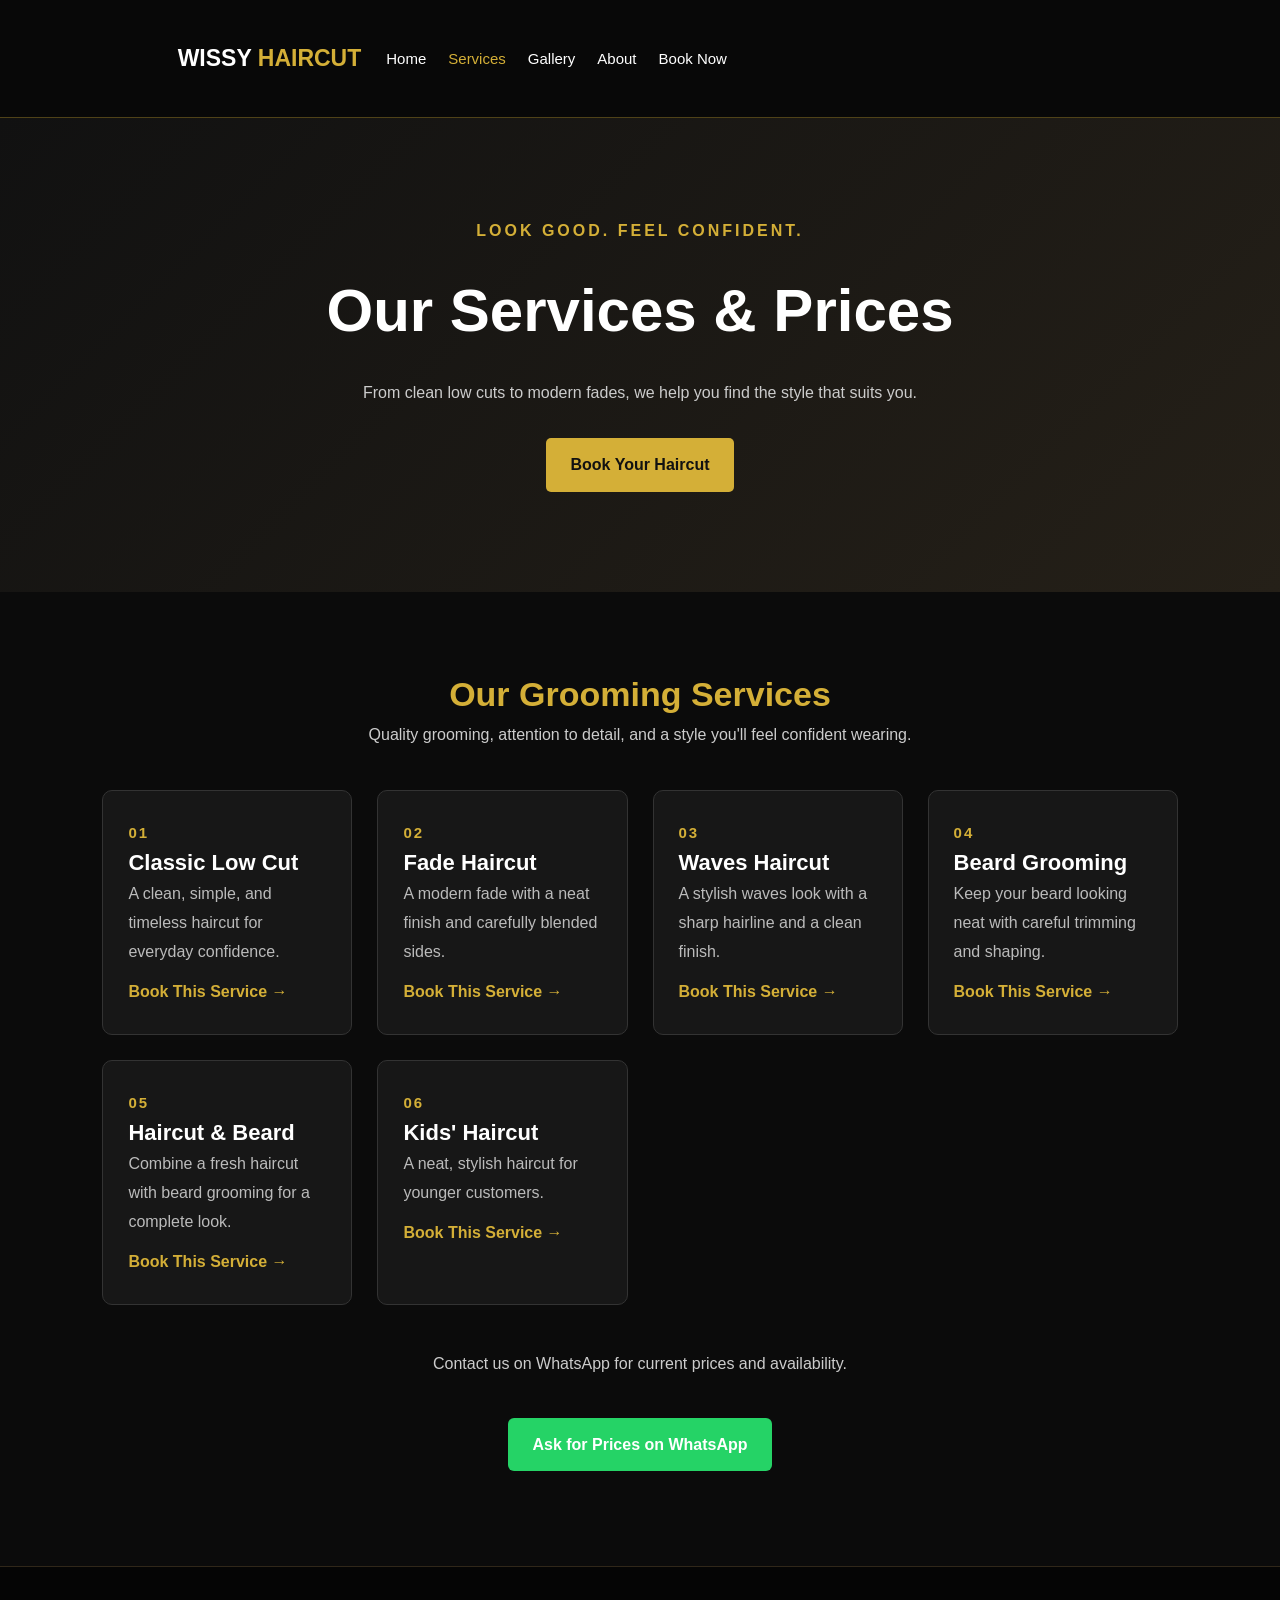
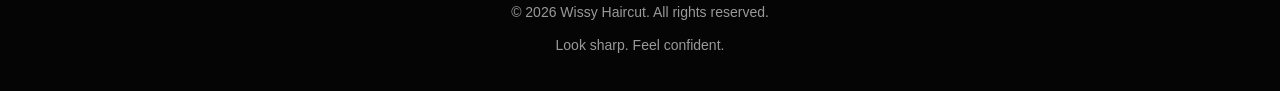
<file: services.html>
<!DOCTYPE html>
<html lang="en">
<head>
    <meta charset="UTF-8">
    <meta name="viewport" content="width=device-width, initial-scale=1.0">

    <title>Services & Prices | Wissy Haircut</title>

    <meta
        name="description"
        content="Explore haircut and grooming services at Wissy Haircut. Find your style and book your appointment on WhatsApp."
    >

    <meta name="theme-color" content="#0b0b0b">

    <link rel="stylesheet" href="style.css">
    <script src="script.js" defer></script>
</head>

<body>

    <!-- Website Header -->
    <header>
        <nav class="navbar" aria-label="Main navigation">

            <a href="index.html" class="logo">
                WISSY <span>HAIRCUT</span>
            </a>

            <ul class="nav-links">
                <li><a href="index.html">Home</a></li>
                <li><a href="services.html" class="active" aria-current="page">Services</a></li>
                <li><a href="gallery.html">Gallery</a></li>
                <li><a href="about.html">About</a></li>

                <li>
                    <a
                        href="https://wa.me/2349015130293?text=Hello%20Wissy%20Haircut%2C%20I%20would%20like%20to%20book%20a%20haircut."
                        target="_blank"
                        rel="noopener noreferrer"
                    >
                        Book Now
                    </a>
                </li>
            </ul>

        </nav>
    </header>

    <main>

        <!-- Services Page Introduction -->
        <section class="page-hero">

            <p class="eyebrow">LOOK GOOD. FEEL CONFIDENT.</p>

            <h1>Our Services & Prices</h1>

            <p>
                From clean low cuts to modern fades, we help you find
                the style that suits you.
            </p>

            <a
                href="https://wa.me/2349015130293?text=Hello%20Wissy%20Haircut%2C%20I%20would%20like%20to%20book%20a%20haircut."
                class="primary-button"
                target="_blank"
                rel="noopener noreferrer"
            >
                Book Your Haircut
            </a>

        </section>

        <!-- Haircut Services -->
        <section class="services-section">

            <h2>Our Grooming Services</h2>

            <p class="section-intro">
                Quality grooming, attention to detail, and a style
                you'll feel confident wearing.
            </p>

            <div class="services-grid">

                <article class="service-card">
                    <div class="service-number">01</div>
                    <h3>Classic Low Cut</h3>
                    <p>
                        A clean, simple, and timeless haircut for
                        everyday confidence.
                    </p>
                    <a
                        href="https://wa.me/2349015130293?text=Hello%20Wissy%20Haircut%2C%20I%20would%20like%20to%20book%20a%20Classic%20Low%20Cut."
                        class="service-link"
                        target="_blank"
                        rel="noopener noreferrer"
                    >
                        Book This Service →
                    </a>
                </article>

                <article class="service-card">
                    <div class="service-number">02</div>
                    <h3>Fade Haircut</h3>
                    <p>
                        A modern fade with a neat finish and carefully
                        blended sides.
                    </p>
                    <a
                        href="https://wa.me/2349015130293?text=Hello%20Wissy%20Haircut%2C%20I%20would%20like%20to%20book%20a%20Fade%20Haircut."
                        class="service-link"
                        target="_blank"
                        rel="noopener noreferrer"
                    >
                        Book This Service →
                    </a>
                </article>

                <article class="service-card">
                    <div class="service-number">03</div>
                    <h3>Waves Haircut</h3>
                    <p>
                        A stylish waves look with a sharp hairline
                        and a clean finish.
                    </p>
                    <a
                        href="https://wa.me/2349015130293?text=Hello%20Wissy%20Haircut%2C%20I%20would%20like%20to%20book%20a%20Waves%20Haircut."
                        class="service-link"
                        target="_blank"
                        rel="noopener noreferrer"
                    >
                        Book This Service →
                    </a>
                </article>

                <article class="service-card">
                    <div class="service-number">04</div>
                    <h3>Beard Grooming</h3>
                    <p>
                        Keep your beard looking neat with careful
                        trimming and shaping.
                    </p>
                    <a
                        href="https://wa.me/2349015130293?text=Hello%20Wissy%20Haircut%2C%20I%20would%20like%20to%20book%20Beard%20Grooming."
                        class="service-link"
                        target="_blank"
                        rel="noopener noreferrer"
                    >
                        Book This Service →
                    </a>
                </article>

                <article class="service-card">
                    <div class="service-number">05</div>
                    <h3>Haircut & Beard</h3>
                    <p>
                        Combine a fresh haircut with beard grooming
                        for a complete look.
                    </p>
                    <a
                        href="https://wa.me/2349015130293?text=Hello%20Wissy%20Haircut%2C%20I%20would%20like%20to%20book%20a%20Haircut%20and%20Beard%20service."
                        class="service-link"
                        target="_blank"
                        rel="noopener noreferrer"
                    >
                        Book This Service →
                    </a>
                </article>

                <article class="service-card">
                    <div class="service-number">06</div>
                    <h3>Kids' Haircut</h3>
                    <p>
                        A neat, stylish haircut for younger customers.
                    </p>
                    <a
                        href="https://wa.me/2349015130293?text=Hello%20Wissy%20Haircut%2C%20I%20would%20like%20to%20book%20a%20Kids%20Haircut."
                        class="service-link"
                        target="_blank"
                        rel="noopener noreferrer"
                    >
                        Book This Service →
                    </a>
                </article>

            </div>

            <p class="price-note">
                Contact us on WhatsApp for current prices and availability.
            </p>

            <a
                href="https://wa.me/2349015130293?text=Hello%20Wissy%20Haircut%2C%20please%20send%20me%20your%20service%20prices."
                class="whatsapp-button"
                target="_blank"
                rel="noopener noreferrer"
            >
                Ask for Prices on WhatsApp
            </a>

        </section>

    </main>

    <!-- Website Footer -->
    <footer class="site-footer">
        <p>&copy; 2026 Wissy Haircut. All rights reserved.</p>
        <p>Look sharp. Feel confident.</p>
    </footer>

</body>
</html>
</file>
<file: style.css>
/* 1. Basic page settings */
* {
    box-sizing: border-box;
    margin: 0;
    padding: 0;
}

html {
    scroll-behavior: smooth;
}

body {
    font-family: Arial, sans-serif;
    background-color: #0b0b0b;
    color: #ffffff;
    line-height: 1.6;
}

/* 2. Header and navigation */
header {
    display: flex;
    justify-content: space-between;
    align-items: center;
    padding: 20px 8%;
    background-color: #111111;
    border-bottom: 1px solid #c9a227;
}

header h2 {
    color: #ffffff;
    font-size: 22px;
}

header h2 span,
.hero h1 span {
    color: #d4af37;
}

nav {
    display: flex;
    gap: 20px;
}

nav a {
    color: #ffffff;
    text-decoration: none;
    font-weight: bold;
}

nav a:hover {
    color: #d4af37;
}

/* 3. Hero section */
.hero {
    min-height: 75vh;
    display: flex;
    flex-direction: column;
    justify-content: center;
    align-items: flex-start;
    padding: 80px 8%;
    background: linear-gradient(90deg, #0b0b0b, #19160d);
}

.welcome {
    color: #d4af37;
    font-weight: bold;
    letter-spacing: 3px;
    margin-bottom: 15px;
}

.hero h1 {
    font-size: clamp(36px, 6vw, 65px);
    line-height: 1.15;
    margin-bottom: 20px;
}

.hero > p:not(.welcome) {
    color: #cccccc;
    max-width: 500px;
    margin-bottom: 25px;
}

/* 4. Buttons */
.button,
form button {
    display: inline-block;
    background-color: #d4af37;
    color: #111111;
    padding: 14px 24px;
    border: none;
    border-radius: 5px;
    text-decoration: none;
    font-weight: bold;
    cursor: pointer;
    transition: background-color 0.3s, transform 0.3s;
}

.button:hover,
form button:hover {
    background-color: #f0d36b;
    transform: translateY(-2px);
}

/* 5. Services section */
#services,
#booking {
    padding: 70px 8%;
}

#services > h2,
#booking > h2 {
    text-align: center;
    color: #d4af37;
    font-size: 32px;
    margin-bottom: 35px;
}

.services {
    display: grid;
    grid-template-columns: repeat(auto-fit, minmax(220px, 1fr));
    gap: 25px;
}

.services article {
    background-color: #171717;
    padding: 30px;
    border: 1px solid #333333;
    border-radius: 10px;
    transition: border-color 0.3s, transform 0.3s;
}

.services article:hover {
    border-color: #d4af37;
    transform: translateY(-5px);
}

.services h3 {
    color: #ffffff;
    margin-bottom: 12px;
}

.services article p {
    color: #cccccc;
}

.services .price {
    color: #d4af37;
    font-size: 22px;
    font-weight: bold;
    margin-top: 15px;
}

/* 6. Booking form */
form {
    max-width: 550px;
    margin: 0 auto;
    padding: 30px;
    background-color: #171717;
    border: 1px solid #333333;
    border-radius: 10px;
}

form label {
    display: block;
    margin: 15px 0 6px;
}

form input,
form select {
    width: 100%;
    padding: 12px;
    background-color: #0b0b0b;
    color: #ffffff;
    border: 1px solid #555555;
    border-radius: 5px;
    font-size: 16px;
}

form input:focus,
form select:focus {
    outline: 2px solid #d4af37;
    border-color: #d4af37;
}

form button {
    width: 100%;
    margin-top: 22px;
}

#formMessage {
    margin-top: 15px;
    color: #d4af37;
}

/* 7. Footer */
footer {
    text-align: center;
    padding: 25px;
    background-color: #111111;
    border-top: 1px solid #333333;
    color: #aaaaaa;
}

/* 8. Mobile responsiveness */
@media (max-width: 600px) {
    header {
        flex-direction: column;
        gap: 15px;
        padding: 20px;
    }

    nav {
        gap: 15px;
        flex-wrap: wrap;
        justify-content: center;
    }

    .hero {
        min-height: 60vh;
        padding: 60px 7%;
    }

    .welcome {
        font-size: 12px;
        letter-spacing: 2px;
    }

    #services,
    #booking {
        padding: 50px 7%;
    }

    form {
        padding: 20px;
    }
}

/* WhatsApp contact button */
.whatsapp-button {
    display: inline-block;
    background-color: #25D366;
    color: #ffffff;
    padding: 14px 24px;
    margin: 20px 8%;
    border-radius: 6px;
    text-decoration: none;
    font-weight: bold;
    transition: background-color 0.3s, transform 0.3s;
}

.whatsapp-button:hover {
    background-color: #1da851;
    transform: translateY(-2px);
}

/* =========================
   HAIRCUT GALLERY
========================= */

#gallery {
    padding: 70px 8%;
    background-color: #0b0b0b;
}

#gallery > h2 {
    text-align: center;
    color: #d4af37;
    font-size: 32px;
    margin-bottom: 15px;
}

.gallery-intro {
    max-width: 650px;
    margin: 0 auto 40px;
    text-align: center;
    color: #cccccc;
}

/* Gallery categories */

.gallery-category {
    margin-bottom: 55px;
}

.gallery-category > h3 {
    color: #ffffff;
    font-size: 24px;
    margin-bottom: 25px;
    border-left: 4px solid #d4af37;
    padding-left: 12px;
}

/* Responsive image grid */

.gallery-grid {
    display: grid;
    grid-template-columns: repeat(auto-fit, minmax(220px, 1fr));
    gap: 25px;
}

/* Individual haircut cards */

.gallery-card {
    background-color: #171717;
    border: 1px solid #333333;
    border-radius: 10px;
    overflow: hidden;
    transition: transform 0.3s, border-color 0.3s;
}

.gallery-card:hover {
    transform: translateY(-6px);
    border-color: #d4af37;
}

/* Haircut photographs */

.gallery-card img {
    display: block;
    width: 100%;
    height: 250px;
    object-fit: cover;
    background-color: #222222;
}

/* Haircut names */

.gallery-card h4 {
    color: #d4af37;
    font-size: 19px;
    padding: 18px 18px 5px;
}

/* WhatsApp button inside each card */

.gallery-card .whatsapp-button {
    display: block;
    width: calc(100% - 36px);
    margin: 15px 18px 20px;
    padding: 12px 8px;
    text-align: center;
    font-size: 14px;
}

/* Mobile layout */

@media (max-width: 600px) {
    #gallery {
        padding: 50px 7%;
    }

    #gallery > h2 {
        font-size: 27px;
    }

    .gallery-category > h3 {
        font-size: 20px;
    }

    .gallery-grid {
        grid-template-columns: 1fr;
    }

    .gallery-card img {
        height: 260px;
    }
}

/* =========================
   SCROLL REVEAL ANIMATION
========================= */

.gallery-card {
    opacity: 0;
    transform: translateY(30px);
    transition: opacity 0.7s ease, transform 0.7s ease;
}

.gallery-card.show {
    opacity: 1;
    transform: translateY(0);
}

/* Gallery page scroll animation */

.gallery-page-section .gallery-card {
    opacity: 0;
    transform: translateY(30px);
    transition: opacity 0.7s ease, transform 0.7s ease;
}

.gallery-page-section .gallery-card.show {
    opacity: 1;
    transform: translateY(0);
}

/* =========================
   SERVICES PAGE
========================= */

.navbar {
    display: flex;
    justify-content: space-between;
    align-items: center;
    gap: 25px;
    padding: 22px 8%;
}

.logo {
    color: #ffffff;
    font-size: 23px;
    font-weight: bold;
    text-decoration: none;
    white-space: nowrap;
}

.logo span {
    color: #d4af37;
}

.nav-links {
    display: flex;
    flex-wrap: wrap;
    gap: 22px;
    list-style: none;
    margin: 0;
    padding: 0;
}

.nav-links a {
    color: #ffffff;
    text-decoration: none;
    transition: color 0.3s ease;
}

.nav-links a:hover,
.nav-links a.active {
    color: #d4af37;
}

.page-hero {
    padding: 100px 8%;
    text-align: center;
    background: linear-gradient(135deg, #111111, #252018);
}

.eyebrow {
    color: #d4af37;
    font-weight: bold;
    letter-spacing: 3px;
}

.page-hero h1 {
    color: #ffffff;
    font-size: clamp(36px, 6vw, 60px);
    margin: 20px 0;
}

.page-hero > p:not(.eyebrow) {
    max-width: 650px;
    margin: 0 auto 30px;
    color: #cccccc;
    line-height: 1.8;
}

.primary-button {
    display: inline-block;
    padding: 14px 25px;
    background: #d4af37;
    color: #111111;
    text-decoration: none;
    font-weight: bold;
    border-radius: 5px;
    transition: transform 0.3s ease, background 0.3s ease;
}

.primary-button:hover {
    background: #f0d675;
    transform: translateY(-3px);
}

.services-section {
    padding: 75px 8%;
    text-align: center;
}

.services-section > h2 {
    color: #d4af37;
    font-size: 34px;
    border: none;
}

.section-intro {
    max-width: 650px;
    margin: 0 auto 40px;
    color: #cccccc;
    line-height: 1.8;
}

.services-grid {
    display: grid;
    grid-template-columns: repeat(auto-fit, minmax(240px, 1fr));
    gap: 25px;
    margin-top: 35px;
}

.service-card {
    padding: 30px 25px;
    background: #171717;
    border: 1px solid #333333;
    border-radius: 10px;
    text-align: left;
    transition: transform 0.3s ease, border-color 0.3s ease;
}

.service-card:hover {
    transform: translateY(-6px);
    border-color: #d4af37;
}

.service-number {
    color: #d4af37;
    font-size: 15px;
    font-weight: bold;
    letter-spacing: 2px;
}

.service-card h3 {
    color: #ffffff;
    font-size: 22px;
}

.service-card p {
    color: #bbbbbb;
    line-height: 1.8;
}

.service-link {
    display: inline-block;
    margin-top: 12px;
    color: #d4af37;
    text-decoration: none;
    font-weight: bold;
}

.service-link:hover {
    color: #ffffff;
}

.price-note {
    margin: 45px 0 20px;
    color: #cccccc;
    line-height: 1.7;
}

.site-footer {
    padding: 30px 8%;
    background: #080808;
    border-top: 1px solid #d4af37;
    color: #cccccc;
    text-align: center;
}

.site-footer p {
    margin: 8px 0;
}

@media (max-width: 700px) {
    .navbar {
        flex-direction: column;
        padding: 20px 5%;
    }

    .nav-links {
        justify-content: center;
        gap: 15px;
    }

    .page-hero {
        padding: 70px 6%;
    }

    .services-section {
        padding: 55px 6%;
    }

    .services-section > h2 {
        font-size: 28px;
    }

    .service-card {
        padding: 25px 20px;
    }
}

/* =========================
   DEDICATED GALLERY PAGE
========================= */

.gallery-page-section {
    padding: 65px 8%;
    background-color: #0b0b0b;
}

.gallery-page-section > h2 {
    color: #d4af37;
    font-size: 30px;
    margin-bottom: 12px;
    text-align: center;
}

.gallery-page-section > .section-intro {
    text-align: center;
    margin-bottom: 35px;
}

.gallery-page-section .gallery-grid {
    display: grid;
    grid-template-columns: repeat(auto-fit, minmax(240px, 1fr));
    gap: 25px;
}

.gallery-page-section .gallery-card {
    background-color: #171717;
    border: 1px solid #333333;
    border-radius: 10px;
    overflow: hidden;
}

.gallery-page-section .gallery-card img {
    display: block;
    width: 100%;
    height: 260px;
    object-fit: cover;
}

.gallery-card-content {
    padding: 20px;
}

.gallery-card-content h3 {
    color: #d4af37;
    font-size: 21px;
    margin: 0 0 12px;
}

.gallery-card-content p {
    color: #cccccc;
    line-height: 1.7;
}

.gallery-card-content .whatsapp-button {
    display: block;
    width: 100%;
    box-sizing: border-box;
    margin: 18px 0 0;
    padding: 13px 10px;
    text-align: center;
    font-size: 14px;
}

.gallery-cta {
    padding: 65px 8%;
    text-align: center;
    background: linear-gradient(135deg, #171717, #292313);
}

.gallery-cta h2 {
    color: #d4af37;
    font-size: 30px;
}

.gallery-cta p {
    max-width: 600px;
    margin: 15px auto 25px;
    color: #cccccc;
    line-height: 1.8;
}

.gallery-cta .whatsapp-button {
    display: inline-block;
    margin: 10px 0;
}

@media (max-width: 600px) {
    .gallery-page-section {
        padding: 45px 6%;
    }

    .gallery-page-section > h2,
    .gallery-cta h2 {
        font-size: 25px;
    }

    .gallery-page-section .gallery-grid {
        grid-template-columns: 1fr;
    }

    .gallery-page-section .gallery-card img {
        height: 250px;
    }

    .gallery-cta {
        padding: 45px 6%;
    }
}

/* =====================================
   WISSY HAIRCUT — ABOUT PAGE
===================================== */

.about-hero {
    min-height: 430px;
    display: flex;
    align-items: center;
    padding: 80px 8%;
    background:
        radial-gradient(ellipse at 80% 40%, #30230d 0%, transparent 45%),
        linear-gradient(120deg, #080808, #151515);
    border-bottom: 1px solid #3a2c12;
}

.about-hero-content {
    max-width: 780px;
}

.gold-label {
    color: #d4af37;
    font-size: 12px;
    font-weight: 700;
    letter-spacing: 4px;
    text-transform: uppercase;
    margin-bottom: 20px;
}

.about-hero h1 {
    color: #ffffff;
    font-size: clamp(36px, 5vw, 64px);
    line-height: 1.15;
    margin-bottom: 24px;
}

.about-hero h1 span {
    color: #d4af37;
}

.about-hero-content > p:not(.gold-label) {
    color: #c4c4c4;
    font-size: 17px;
    line-height: 1.9;
    max-width: 600px;
    margin-bottom: 30px;
}

/* Buttons */

.gold-button,
.outline-button {
    display: inline-block;
    padding: 14px 25px;
    margin: 6px 8px 6px 0;
    border-radius: 4px;
    text-decoration: none;
    font-weight: 700;
    transition: background-color 0.3s ease,
                color 0.3s ease,
                transform 0.3s ease;
}

.gold-button {
    background: #d4af37;
    color: #111111;
    border: 1px solid #d4af37;
}

.gold-button:hover {
    background: #f0d36d;
    transform: translateY(-3px);
}

.outline-button {
    color: #d4af37;
    border: 1px solid #d4af37;
}

.outline-button:hover {
    background: #d4af37;
    color: #111111;
    transform: translateY(-3px);
}

/* Our Story */

.about-story {
    padding: 90px 8%;
    background: #101010;
}

.about-story-content {
    max-width: 850px;
    margin: 0 auto;
}

.about-story h2,
.section-heading h2,
.about-cta h2 {
    color: #ffffff;
    font-size: clamp(28px, 4vw, 42px);
    margin-bottom: 25px;
}

.about-story-content > p:not(.gold-label) {
    color: #bdbdbd;
    font-size: 16px;
    line-height: 1.9;
    margin-bottom: 18px;
}

/* Values */

.about-values {
    padding: 90px 8%;
    background: #080808;
}

.section-heading {
    text-align: center;
    max-width: 650px;
    margin: 0 auto 45px;
}

.section-heading > p:last-child {
    color: #bdbdbd;
    line-height: 1.8;
}

.values-grid {
    display: grid;
    grid-template-columns: repeat(3, minmax(0, 1fr));
    gap: 25px;
    max-width: 1100px;
    margin: 0 auto;
}

.value-card {
    padding: 32px;
    background: linear-gradient(145deg, #191919, #101010);
    border: 1px solid #302719;
    border-radius: 8px;
    transition: transform 0.3s ease,
                border-color 0.3s ease;
}

.value-card:hover {
    transform: translateY(-6px);
    border-color: #d4af37;
}

.value-number {
    display: inline-block;
    color: #d4af37;
    font-size: 14px;
    letter-spacing: 2px;
    margin-bottom: 20px;
}

.value-card h3 {
    color: #ffffff;
    font-size: 22px;
    margin-bottom: 15px;
}

.value-card p {
    color: #bdbdbd;
    line-height: 1.8;
}

/* Call to Action */

.about-cta {
    padding: 85px 8%;
    text-align: center;
    background:
        radial-gradient(ellipse at center, #29200e 0%, #101010 65%);
    border-top: 1px solid #302719;
}

.about-cta > p:not(.gold-label) {
    max-width: 600px;
    margin: 0 auto 25px;
    color: #c4c4c4;
    line-height: 1.8;
}

/* Footer */

.site-footer {
    padding: 25px 8%;
    text-align: center;
    background: #050505;
    border-top: 1px solid #302719;
}

.site-footer p {
    color: #999999;
    font-size: 14px;
    line-height: 1.8;
}

/* Mobile responsiveness */

@media (max-width: 768px) {
    .about-hero {
        min-height: auto;
        padding: 65px 6%;
    }

    .about-story,
    .about-values {
        padding: 65px 6%;
    }

    .values-grid {
        grid-template-columns: 1fr;
        gap: 18px;
    }

    .value-card {
        padding: 26px;
    }

    .about-cta {
        padding: 65px 6%;
    }
}

@media (prefers-reduced-motion: reduce) {
    .gold-button,
    .outline-button,
    .value-card {
        transition: none;
    }
}

/* ==================================
   WISSY HAIRCUT - PREMIUM SLIDESHOW
================================== */

.homepage-gallery {
    padding: 70px 20px;
    background-color: #080808;
    color: #ffffff;
    text-align: center;
}

.homepage-gallery h2 {
    color: #d4af37;
    font-size: 2.3rem;
    margin-bottom: 15px;
}

.gallery-intro {
    max-width: 650px;
    margin: 0 auto 40px;
    line-height: 1.8;
    color: #cccccc;
}

.gallery-category {
    max-width: 850px;
    margin: 0 auto 65px;
}

.gallery-category > h3 {
    color: #d4af37;
    font-size: 1.6rem;
    margin-bottom: 25px;
}

.haircut-slider {
    position: relative;
    max-width: 750px;
    margin: 0 auto;
    overflow: hidden;
    border: 1px solid #d4af37;
    border-radius: 14px;
    background-color: #111111;
    box-shadow: 0 10px 35px rgba(0, 0, 0, 0.5);
}

.slider-track {
    display: flex;
    width: 100%;
    transition: transform 0.65s ease-in-out;
    touch-action: pan-y;
}

.slider-slide {
    flex: 0 0 100%;
    min-width: 0;
    box-sizing: border-box;
}

.slider-slide img {
    display: block;
    width: 100%;
    height: 420px;
    object-fit: cover;
    background-color: #222222;
}

.slide-content {
    padding: 25px 20px 30px;
}

.slide-content h4 {
    color: #d4af37;
    font-size: 1.5rem;
    margin: 0 0 12px;
}

.slide-content p {
    color: #dddddd;
    line-height: 1.6;
    margin-bottom: 22px;
}

.slider-slide .whatsapp-button {
    display: inline-block;
    margin: 5px auto;
}

/* Previous and Next arrows */

.slider-arrow {
    position: absolute;
    top: 35%;
    transform: translateY(-50%);
    z-index: 2;
    width: 45px;
    height: 45px;
    border: 1px solid #d4af37;
    border-radius: 50%;
    background-color: rgba(0, 0, 0, 0.8);
    color: #d4af37;
    font-size: 22px;
    cursor: pointer;
    transition: background-color 0.3s ease, color 0.3s ease;
}

.slider-arrow:hover {
    background-color: #d4af37;
    color: #000000;
}

.slider-prev {
    left: 15px;
}

.slider-next {
    right: 15px;
}

/* Slide indicator dots */

.slider-dots {
    display: flex;
    justify-content: center;
    align-items: center;
    gap: 10px;
    padding: 18px 10px 22px;
    background-color: #111111;
}

.slider-dot {
    width: 11px;
    height: 11px;
    padding: 0;
    border: none;
    border-radius: 50%;
    background-color: #777777;
    cursor: pointer;
    transition: background-color 0.3s ease, transform 0.3s ease;
}

.slider-dot.active {
    background-color: #d4af37;
    transform: scale(1.25);
}

.slider-arrow:focus-visible,
.slider-dot:focus-visible {
    outline: 2px solid #ffffff;
    outline-offset: 3px;
}

/* Mobile responsiveness */

@media (max-width: 600px) {
    .homepage-gallery {
        padding: 45px 14px;
    }

    .homepage-gallery h2 {
        font-size: 1.8rem;
    }

    .gallery-category > h3 {
        font-size: 1.35rem;
    }

    .slider-slide img {
        height: 280px;
    }

    .slider-arrow {
        width: 38px;
        height: 38px;
        font-size: 18px;
    }

    .slider-prev {
        left: 10px;
    }

    .slider-next {
        right: 10px;
    }

    .slide-content {
        padding: 22px 14px;
    }
}

/* Respect reduced-motion preferences */

@media (prefers-reduced-motion: reduce) {
    .slider-track,
    .slider-arrow,
    .slider-dot {
        transition: none;
    }
}

/* =================================
WISSY HAIRCUT - PREMIUM HERO
================================= */

.hero {
display: flex;
align-items: center;
justify-content: space-between;
gap: 45px;
padding: 80px 7%;
min-height: 520px;
background-color: #080808;
color: #ffffff;
box-sizing: border-box;
}

.hero-content {
flex: 1;
max-width: 560px;
min-width: 0;
}

.hero .welcome {
color: #d4af37;
font-size: 14px;
font-weight: bold;
letter-spacing: 3px;
margin-bottom: 20px;
}

.hero h1 {
font-size: clamp(2.2rem, 4vw, 4rem);
line-height: 1.15;
margin-bottom: 24px;
}

.hero h1 span {
color: #d4af37;
}

.hero .hero-description {
color: #cccccc;
font-size: 17px;
line-height: 1.8;
margin-bottom: 30px;
}

.hero .button {
display: inline-block;
padding: 14px 25px;
background-color: #d4af37;
color: #080808;
text-decoration: none;
font-weight: bold;
border-radius: 5px;
transition: background-color 0.3s ease, transform 0.3s ease;
}

.hero .button:hover {
background-color: #f0d477;
transform: translateY(-3px);
}

.hero-image {
flex: 1;
max-width: 560px;
min-width: 0;
overflow: hidden;
border: 2px solid #d4af37;
border-radius: 12px;
box-shadow: 0 15px 40px rgba(212, 175, 55, 0.15);
}

.hero-image img {
display: block;
width: 100%;
height: 430px;
object-fit: cover;
object-position: center;
}

/* TABLET AND MOBILE LAYOUT */

@media (max-width: 768px) {
.hero {
flex-direction: column;
text-align: center;
gap: 35px;
padding: 55px 6%;
}


.hero-content {
    width: 100%;
    max-width: 600px;
}

.hero-image {
    width: 100%;
    max-width: 560px;
}

.hero-image img {
    height: auto;
    aspect-ratio: 4 / 3;
    object-fit: cover;
}

}

/* SMALL MOBILE PHONES */

@media (max-width: 400px) {
.hero {
padding: 40px 5%;
}

.hero .welcome {
    font-size: 12px;
    letter-spacing: 2px;
}

.hero .hero-description {
    font-size: 15px;
}
}

/* RESPECT REDUCED-MOTION PREFERENCES */

@media (prefers-reduced-motion: reduce) {
.hero .button {
transition: none;
}
.hero .button:hover {
    transform: none;
}
}

/* =========================================
   WISSY HAIRCUT - PREMIUM NAVIGATION
========================================= */

header {
    display: flex;
    align-items: center;
    justify-content: space-between;
    gap: 24px;
    padding: 18px 7%;
    background-color: #080808;
    border-bottom: 1px solid rgba(212, 175, 55, 0.35);
    position: relative;
    z-index: 100;
}

header h2 {
    margin: 0;
    color: #ffffff;
    font-size: 24px;
    letter-spacing: 1px;
    white-space: nowrap;
}

header h2 span {
    color: #d4af37;
}

header nav {
    display: flex;
    align-items: center;
    justify-content: flex-end;
    flex-wrap: wrap;
    gap: 12px 24px;
}

header nav a {
    color: #f5f5f5;
    text-decoration: none;
    font-size: 15px;
    font-weight: 500;
    transition: color 0.3s ease;
}

header nav a:hover,
header nav a:focus-visible {
    color: #d4af37;
}

header nav a.nav-booking {
    padding: 11px 19px;
    color: #080808;
    background-color: #d4af37;
    border: 1px solid #d4af37;
    border-radius: 5px;
    font-weight: 700;
}

header nav a.nav-booking:hover,
header nav a.nav-booking:focus-visible {
    color: #080808;
    background-color: #f0d477;
    border-color: #f0d477;
}


/* =========================================
   ABOUT AND CONTACT SECTIONS
========================================= */

.about-section,
.contact-section {
    padding: 85px 7%;
    background-color: #101010;
    color: #ffffff;
    text-align: center;
}

.about-content,
.contact-content {
    width: 100%;
    max-width: 760px;
    margin: 0 auto;
}

.section-label {
    margin-bottom: 14px;
    color: #d4af37;
    font-size: 13px;
    font-weight: 700;
    letter-spacing: 3px;
}

.about-section h2,
.contact-section h2 {
    margin: 0 0 22px;
    color: #ffffff;
    font-size: clamp(28px, 4vw, 42px);
    line-height: 1.25;
}

.about-section .about-content > p:not(.section-label),
.contact-section .contact-content > p:not(.section-label) {
    margin: 0 auto 28px;
    color: #cccccc;
    font-size: 16px;
    line-height: 1.9;
}

.about-section .button,
.contact-section .button {
    display: inline-block;
    padding: 14px 25px;
    background-color: #d4af37;
    color: #080808;
    text-decoration: none;
    font-weight: 700;
    border: 1px solid #d4af37;
    border-radius: 5px;
    transition: background-color 0.3s ease, transform 0.3s ease;
}

.about-section .button:hover,
.contact-section .button:hover {
    background-color: #f0d477;
    border-color: #f0d477;
    transform: translateY(-2px);
}


/* =========================================
   SMOOTH NAVIGATION
========================================= */

html {
    scroll-behavior: smooth;
}

#home,
#about,
#services,
#gallery,
#booking,
#contact {
    scroll-margin-top: 25px;
}


/* =========================================
   FOOTER
========================================= */

footer {
    padding: 22px 7%;
    background-color: #050505;
    color: #bdbdbd;
    text-align: center;
    border-top: 1px solid rgba(212, 175, 55, 0.25);
}

footer p {
    margin: 0;
    font-size: 14px;
    line-height: 1.7;
}


/* =========================================
   TABLET LAYOUT
========================================= */

@media (max-width: 900px) {
    header {
        padding: 18px 5%;
        flex-direction: column;
        gap: 18px;
    }

    header nav {
        justify-content: center;
        gap: 14px 20px;
    }
}


/* =========================================
   MOBILE LAYOUT
========================================= */

@media (max-width: 600px) {
    header {
        padding: 18px 5%;
    }

    header h2 {
        font-size: 22px;
    }

    header nav {
        width: 100%;
        justify-content: center;
        gap: 12px 16px;
    }

    header nav a {
        font-size: 14px;
    }

    header nav a.nav-booking {
        padding: 10px 15px;
    }

    .about-section,
    .contact-section {
        padding: 60px 6%;
    }

    .about-section .about-content > p:not(.section-label),
    .contact-section .contact-content > p:not(.section-label) {
        font-size: 15px;
        line-height: 1.8;
    }

    .section-label {
        font-size: 12px;
        letter-spacing: 2px;
    }
}


/* =========================================
   ACCESSIBILITY
========================================= */

@media (prefers-reduced-motion: reduce) {
    html {
        scroll-behavior: auto;
    }

    header nav a,
    .about-section .button,
    .contact-section .button {
        transition: none;
    }

    .about-section .button:hover,
    .contact-section .button:hover {
        transform: none;
    }
}

/* =========================================
   MOBILE HAMBURGER NAVIGATION
========================================= */

/* Hidden on desktop */
.menu-toggle {
    display: none;
    width: 44px;
    height: 44px;
    padding: 10px;
    background: transparent;
    border: 1px solid #d4af37;
    border-radius: 6px;
    cursor: pointer;
}

.menu-toggle span {
    display: block;
    width: 100%;
    height: 2px;
    margin: 5px 0;
    background-color: #d4af37;
    border-radius: 2px;
}

/* Mobile layout */
@media (max-width: 600px) {
    header {
        position: relative;
        display: flex;
        flex-direction: row;
        justify-content: space-between;
        align-items: center;
        flex-wrap: wrap;
        gap: 12px;
        padding: 15px 5%;
    }

    .menu-toggle {
        display: block;
        flex-shrink: 0;
    }

    header nav {
        display: flex;
        flex-direction: column;
        align-items: stretch;
        width: 100%;
        gap: 0;
        max-height: 0;
        overflow: hidden;
        opacity: 0;
        visibility: hidden;
        transition:
            max-height 0.3s ease,
            opacity 0.3s ease,
            visibility 0.3s ease;
    }

    header nav.menu-open {
        max-height: 400px;
        opacity: 1;
        visibility: visible;
    }

    header nav a {
        display: block;
        padding: 12px 10px;
        text-align: center;
        border-bottom: 1px solid #292929;
    }

    header nav a.nav-booking {
        margin-top: 10px;
        border: 1px solid #d4af37;
        border-radius: 5px;
    }
}

/* Respect reduced-motion preferences */
@media (prefers-reduced-motion: reduce) {
    header nav {
        transition: none;
    }
}
</file>
